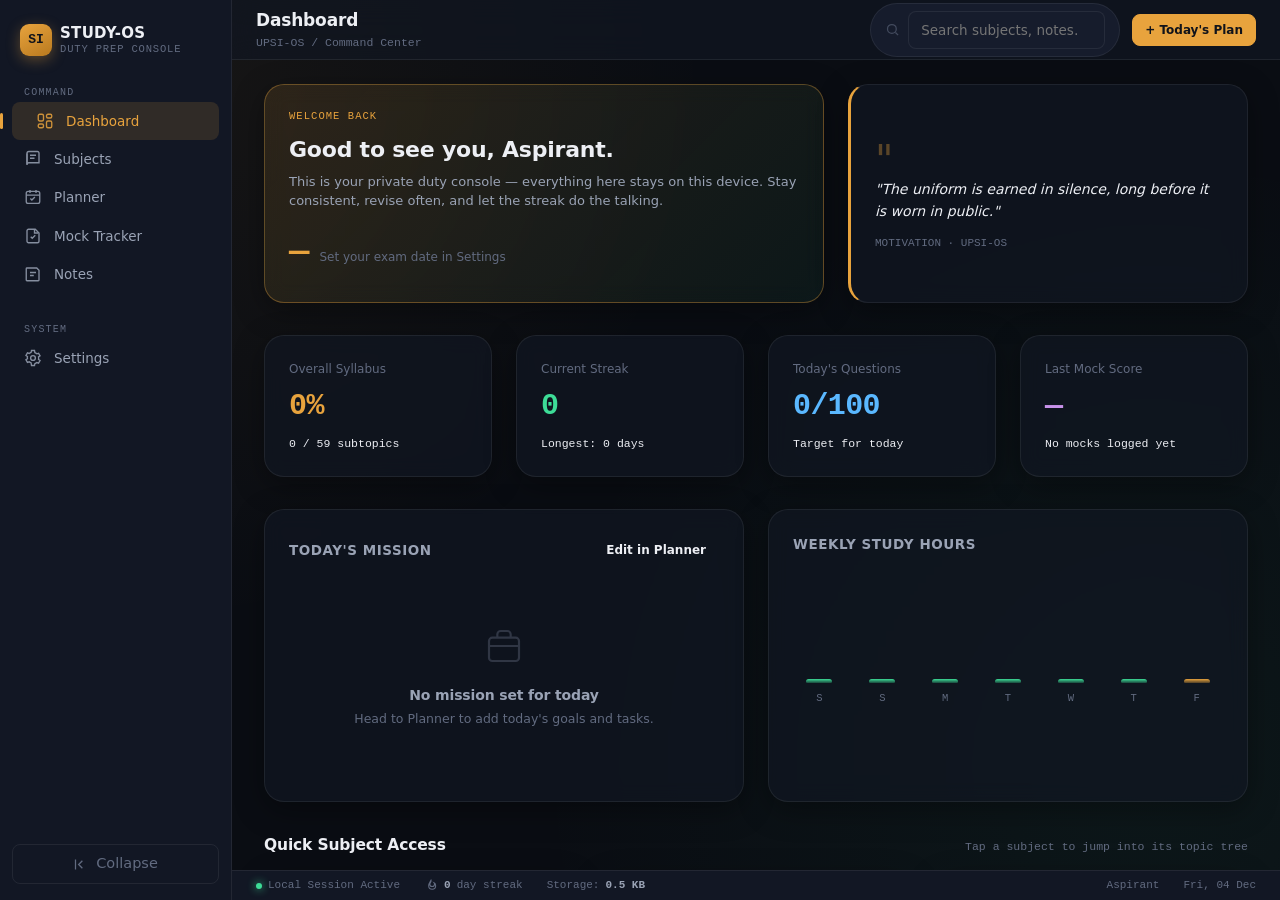
<file: index.html>
<!DOCTYPE html>
<html lang="en">
<head>
<meta charset="UTF-8" />
<meta name="viewport" content="width=device-width, initial-scale=1.0" />
<title>Dashboard · UPSI-OS</title>
<meta name="description" content="UPSI-OS — an offline command center for UP SI exam preparation." />
<link rel="stylesheet" href="css/style.css" />
<link rel="stylesheet" href="css/dashboard.css" />
</head>
<body>

<div class="app-shell">

  <!-- ============================ SIDEBAR ============================ -->
  <aside class="sidebar">
    <div class="brand">
      <div class="brand-mark">SI</div>
      <div class="brand-text"><strong>STUDY-OS</strong><span>Duty Prep Console</span></div>
    </div>

    <nav class="nav-group">
      <span class="nav-label">Command</span>
      <a class="nav-link active" href="index.html">
        <span class="icon-wrap"></span>
        <span class="icon">
          <svg viewBox="0 0 24 24" width="18" height="18" fill="none" stroke="currentColor" stroke-width="1.8"><rect x="3" y="3" width="7" height="9" rx="2"/><rect x="14" y="3" width="7" height="5" rx="2"/><rect x="14" y="12" width="7" height="9" rx="2"/><rect x="3" y="16" width="7" height="5" rx="2"/></svg>
        </span>
        <span>Dashboard</span>
      </a>
      <a class="nav-link" href="subjects.html">
        <span class="icon"><svg viewBox="0 0 24 24" width="18" height="18" fill="none" stroke="currentColor" stroke-width="1.8"><path d="M4 19.5A2.5 2.5 0 0 1 6.5 17H20V4a2 2 0 0 0-2-2H6.5A2.5 2.5 0 0 0 4 4.5v15Z"/><path d="M4 19.5V4.5"/><path d="M8 7h8M8 11h6"/></svg></span>
        <span>Subjects</span>
      </a>
      <a class="nav-link" href="planner.html">
        <span class="icon"><svg viewBox="0 0 24 24" width="18" height="18" fill="none" stroke="currentColor" stroke-width="1.8"><rect x="3" y="4.5" width="18" height="16" rx="2.5"/><path d="M8 2.5v4M16 2.5v4M3 9.5h18"/><path d="m8.5 14 2 2 4-4"/></svg></span>
        <span>Planner</span>
      </a>
      <a class="nav-link" href="mock.html">
        <span class="icon"><svg viewBox="0 0 24 24" width="18" height="18" fill="none" stroke="currentColor" stroke-width="1.8"><path d="M4 19V5a2 2 0 0 1 2-2h9l5 5v11a2 2 0 0 1-2 2H6a2 2 0 0 1-2-2Z"/><path d="M14 3v5h5M9 13l2 2 4-4"/></svg></span>
        <span>Mock Tracker</span>
      </a>
      <a class="nav-link" href="notes.html">
        <span class="icon"><svg viewBox="0 0 24 24" width="18" height="18" fill="none" stroke="currentColor" stroke-width="1.8"><path d="M4 4h13l3 3v13a1 1 0 0 1-1 1H4a1 1 0 0 1-1-1V5a1 1 0 0 1 1-1Z"/><path d="M8 10h8M8 14h5"/></svg></span>
        <span>Notes</span>
      </a>
    </nav>

    <nav class="nav-group">
      <span class="nav-label">System</span>
      <a class="nav-link" href="settings.html">
        <span class="icon"><svg viewBox="0 0 24 24" width="18" height="18" fill="none" stroke="currentColor" stroke-width="1.8"><circle cx="12" cy="12" r="3.2"/><path d="M19.4 13.5a7.9 7.9 0 0 0 0-3l2-1.4-2-3.4-2.3.7a8 8 0 0 0-2.6-1.5L14 2h-4l-.5 2.4a8 8 0 0 0-2.6 1.5l-2.3-.7-2 3.4 2 1.4a7.9 7.9 0 0 0 0 3l-2 1.4 2 3.4 2.3-.7c.77.65 1.65 1.16 2.6 1.5L10 22h4l.5-2.4a8 8 0 0 0 2.6-1.5l2.3.7 2-3.4-2-1.4Z"/></svg></span>
        <span>Settings</span>
      </a>
    </nav>

    <div class="sidebar-footer">
      <button class="sidebar-collapse-btn">
        <svg viewBox="0 0 24 24" width="15" height="15" fill="none" stroke="currentColor" stroke-width="2"><path d="M15 18l-6-6 6-6M4 4v16"/></svg>
        <span class="collapse-label" style="margin-left:8px">Collapse</span>
      </button>
    </div>
  </aside>

  <!-- ============================ TOPBAR ============================= -->
  <header class="topbar">
    <div class="topbar-title">
      <h1>Dashboard</h1>
      <span class="breadcrumb">UPSI-OS / Command Center</span>
    </div>
    <div class="topbar-actions">
      <div class="topbar-search">
        <svg viewBox="0 0 24 24" width="15" height="15" fill="none" stroke="currentColor" stroke-width="2"><circle cx="11" cy="11" r="7"/><path d="m21 21-4.3-4.3"/></svg>
        <input type="search" placeholder="Search subjects, notes…" onkeydown="if(event.key==='Enter'){location.href='subjects.html'}" />
      </div>
      <a href="planner.html" class="btn btn-primary btn-sm">+ Today's Plan</a>
    </div>
  </header>

  <!-- ============================ MAIN =============================== -->
  <main class="main page-fade">

    <div class="dash-hero">
      <div class="card hero-welcome">
        <span class="eyebrow">Welcome back</span>
        <h2>Good to see you, <span data-hero-name>Aspirant</span>.</h2>
        <p>This is your private duty console — everything here stays on this device. Stay consistent, revise often, and let the streak do the talking.</p>
        <div class="countdown" data-countdown></div>
      </div>
      <div class="card quote-card">
        <span class="mark">"</span>
        <p data-quote-text>Loading today's line…</p>
        <span>MOTIVATION · UPSI-OS</span>
      </div>
    </div>

    <div class="section">
      <div class="grid grid-4 stat-row" data-stat-row></div>
    </div>

    <div class="grid grid-2 section">
      <div class="card mission-card">
        <div class="card-title">
          <h3>Today's Mission</h3>
          <a class="btn btn-ghost btn-sm" href="planner.html">Edit in Planner</a>
        </div>
        <ul data-mission-list></ul>
      </div>

      <div class="card">
        <div class="card-title"><h3>Weekly Study Hours</h3></div>
        <div class="weekly-bars" data-weekly-bars></div>
      </div>
    </div>

    <div class="section">
      <div class="section-head">
        <h2>Quick Subject Access</h2>
        <span class="hint">Tap a subject to jump into its topic tree</span>
      </div>
      <div class="grid grid-3 subject-quick-grid" data-subject-quick-grid></div>
    </div>

    <div class="grid grid-2 section">
      <div class="card">
        <div class="card-title"><h3>Upcoming Revision</h3></div>
        <div class="revision-list" data-revision-list></div>
      </div>
      <div class="card" data-mock-summary>
        <div class="card-title"><h3>Recent Mock Summary</h3></div>
      </div>
    </div>

  </main>

  <!-- ============================ STATUSBAR =========================== -->
  <footer class="statusbar" data-statusbar></footer>

</div>

<script src="js/storage.js"></script>
<script src="js/app.js"></script>
<script src="js/dashboard.js"></script>
</body>
</html>
</file>
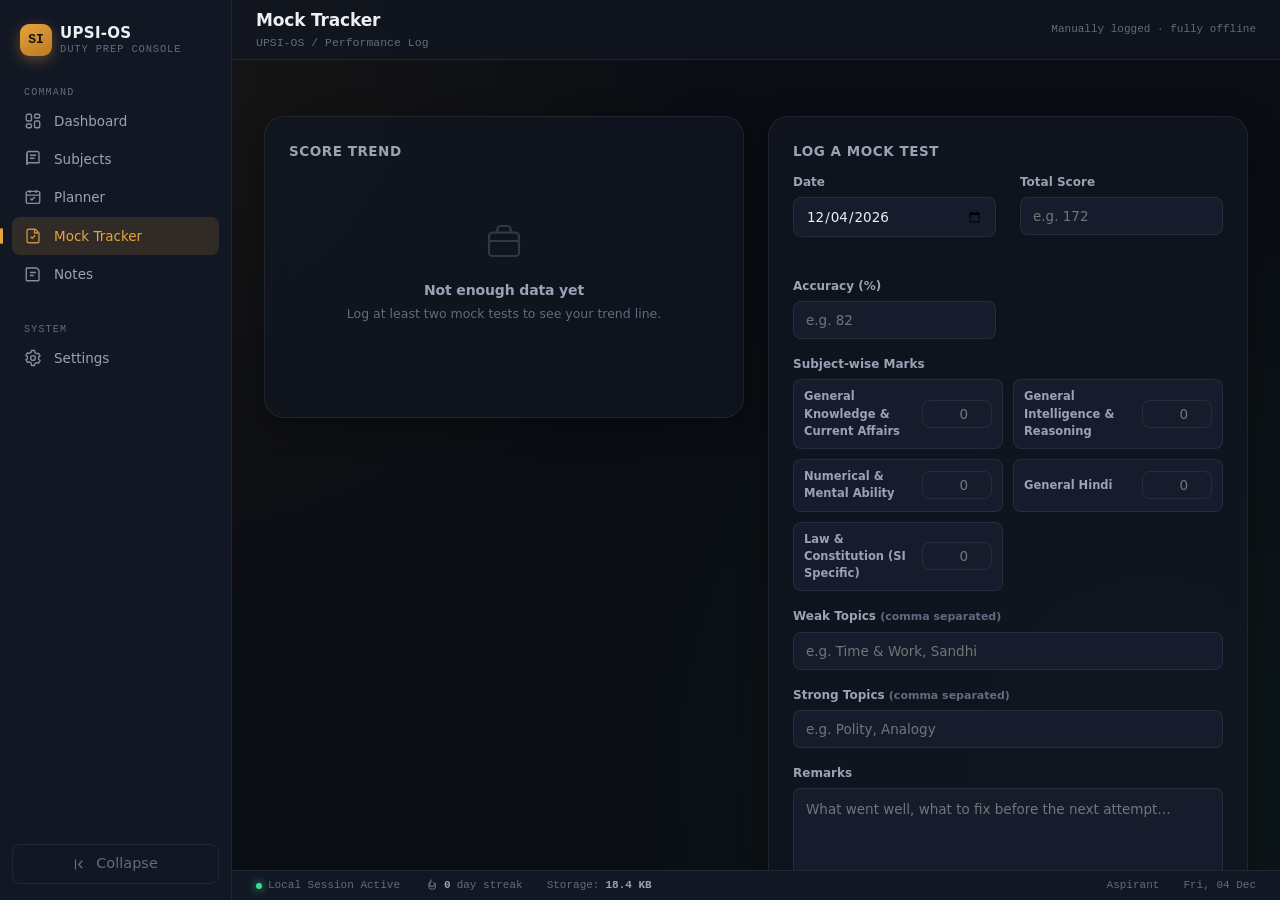
<file: mock.html>
<!DOCTYPE html>
<html lang="en">
<head>
<meta charset="UTF-8" />
<meta name="viewport" content="width=device-width, initial-scale=1.0" />
<title>Mock Tracker · UPSI-OS</title>
<link rel="stylesheet" href="css/style.css" />
<link rel="stylesheet" href="css/mock.css" />
</head>
<body>

<div class="app-shell">

  <aside class="sidebar">
    <div class="brand">
      <div class="brand-mark">SI</div>
      <div class="brand-text"><strong>UPSI-OS</strong><span>Duty Prep Console</span></div>
    </div>

    <nav class="nav-group">
      <span class="nav-label">Command</span>
      <a class="nav-link" href="index.html">
        <span class="icon"><svg viewBox="0 0 24 24" width="18" height="18" fill="none" stroke="currentColor" stroke-width="1.8"><rect x="3" y="3" width="7" height="9" rx="2"/><rect x="14" y="3" width="7" height="5" rx="2"/><rect x="14" y="12" width="7" height="9" rx="2"/><rect x="3" y="16" width="7" height="5" rx="2"/></svg></span>
        <span>Dashboard</span>
      </a>
      <a class="nav-link" href="subjects.html">
        <span class="icon"><svg viewBox="0 0 24 24" width="18" height="18" fill="none" stroke="currentColor" stroke-width="1.8"><path d="M4 19.5A2.5 2.5 0 0 1 6.5 17H20V4a2 2 0 0 0-2-2H6.5A2.5 2.5 0 0 0 4 4.5v15Z"/><path d="M4 19.5V4.5"/><path d="M8 7h8M8 11h6"/></svg></span>
        <span>Subjects</span>
      </a>
      <a class="nav-link" href="planner.html">
        <span class="icon"><svg viewBox="0 0 24 24" width="18" height="18" fill="none" stroke="currentColor" stroke-width="1.8"><rect x="3" y="4.5" width="18" height="16" rx="2.5"/><path d="M8 2.5v4M16 2.5v4M3 9.5h18"/><path d="m8.5 14 2 2 4-4"/></svg></span>
        <span>Planner</span>
      </a>
      <a class="nav-link active" href="mock.html">
        <span class="icon"><svg viewBox="0 0 24 24" width="18" height="18" fill="none" stroke="currentColor" stroke-width="1.8"><path d="M4 19V5a2 2 0 0 1 2-2h9l5 5v11a2 2 0 0 1-2 2H6a2 2 0 0 1-2-2Z"/><path d="M14 3v5h5M9 13l2 2 4-4"/></svg></span>
        <span>Mock Tracker</span>
      </a>
      <a class="nav-link" href="notes.html">
        <span class="icon"><svg viewBox="0 0 24 24" width="18" height="18" fill="none" stroke="currentColor" stroke-width="1.8"><path d="M4 4h13l3 3v13a1 1 0 0 1-1 1H4a1 1 0 0 1-1-1V5a1 1 0 0 1 1-1Z"/><path d="M8 10h8M8 14h5"/></svg></span>
        <span>Notes</span>
      </a>
    </nav>

    <nav class="nav-group">
      <span class="nav-label">System</span>
      <a class="nav-link" href="settings.html">
        <span class="icon"><svg viewBox="0 0 24 24" width="18" height="18" fill="none" stroke="currentColor" stroke-width="1.8"><circle cx="12" cy="12" r="3.2"/><path d="M19.4 13.5a7.9 7.9 0 0 0 0-3l2-1.4-2-3.4-2.3.7a8 8 0 0 0-2.6-1.5L14 2h-4l-.5 2.4a8 8 0 0 0-2.6 1.5l-2.3-.7-2 3.4 2 1.4a7.9 7.9 0 0 0 0 3l-2 1.4 2 3.4 2.3-.7c.77.65 1.65 1.16 2.6 1.5L10 22h4l.5-2.4a8 8 0 0 0 2.6-1.5l2.3.7 2-3.4-2-1.4Z"/></svg></span>
        <span>Settings</span>
      </a>
    </nav>

    <div class="sidebar-footer">
      <button class="sidebar-collapse-btn">
        <svg viewBox="0 0 24 24" width="15" height="15" fill="none" stroke="currentColor" stroke-width="2"><path d="M15 18l-6-6 6-6M4 4v16"/></svg>
        <span class="collapse-label" style="margin-left:8px">Collapse</span>
      </button>
    </div>
  </aside>

  <header class="topbar">
    <div class="topbar-title">
      <h1>Mock Tracker</h1>
      <span class="breadcrumb">UPSI-OS / Performance Log</span>
    </div>
    <div class="topbar-actions">
      <span class="text-muted mono" style="font-size:11px">Manually logged · fully offline</span>
    </div>
  </header>

  <main class="main page-fade">

    <div class="grid mock-summary-strip" data-mock-summary-strip></div>

    <div class="grid grid-2" style="align-items:start;margin-bottom:var(--space-6)">

      <div class="card">
        <div class="card-title"><h3>Score Trend</h3></div>
        <div class="mock-chart-wrap" data-mock-chart></div>
      </div>

      <div class="card">
        <div class="card-title"><h3>Log a Mock Test</h3></div>
        <form data-mock-form>
          <div class="grid grid-2 mock-form-grid">
            <div class="field">
              <label>Date</label>
              <input type="date" data-mock-date required />
            </div>
            <div class="field">
              <label>Total Score</label>
              <input type="number" step="0.5" placeholder="e.g. 172" data-mock-score required />
            </div>
            <div class="field">
              <label>Accuracy (%)</label>
              <input type="number" step="0.1" min="0" max="100" placeholder="e.g. 82" data-mock-accuracy />
            </div>
          </div>

          <div class="field">
            <label>Subject-wise Marks</label>
            <div class="subject-marks-grid" data-subject-marks-grid></div>
          </div>

          <div class="field">
            <label>Weak Topics <span class="field-hint">(comma separated)</span></label>
            <input type="text" placeholder="e.g. Time & Work, Sandhi" data-mock-weak />
          </div>
          <div class="field">
            <label>Strong Topics <span class="field-hint">(comma separated)</span></label>
            <input type="text" placeholder="e.g. Polity, Analogy" data-mock-strong />
          </div>
          <div class="field">
            <label>Remarks</label>
            <textarea rows="3" placeholder="What went well, what to fix before the next attempt…" data-mock-remarks></textarea>
          </div>

          <button class="btn btn-primary" type="submit" style="width:100%">Save mock result</button>
        </form>
      </div>
    </div>

    <div class="card">
      <div class="card-title"><h3>Mock History</h3></div>
      <table class="mock-history-table" data-mock-history-table>
        <thead>
          <tr><th>Date</th><th>Score</th><th>Accuracy</th><th>Tags</th><th>Remarks</th><th></th></tr>
        </thead>
        <tbody data-mock-history-body></tbody>
      </table>
      <div class="empty-state" data-mock-history-empty style="display:none">
        <div class="icon">
          <svg viewBox="0 0 24 24" width="40" height="40" fill="none" stroke="currentColor" stroke-width="1.3"><rect x="3" y="7" width="18" height="14" rx="2"/><path d="M8 7V5a2 2 0 0 1 2-2h4a2 2 0 0 1 2 2v2M3 12h18"/></svg>
        </div>
        <h4>No mock tests logged yet</h4>
        <p>Fill the form above after every mock attempt to build your performance history.</p>
      </div>
    </div>

  </main>

  <footer class="statusbar" data-statusbar></footer>

</div>

<script src="js/storage.js"></script>
<script src="js/app.js"></script>
<script src="js/mock.js"></script>
</body>
</html>
</file>
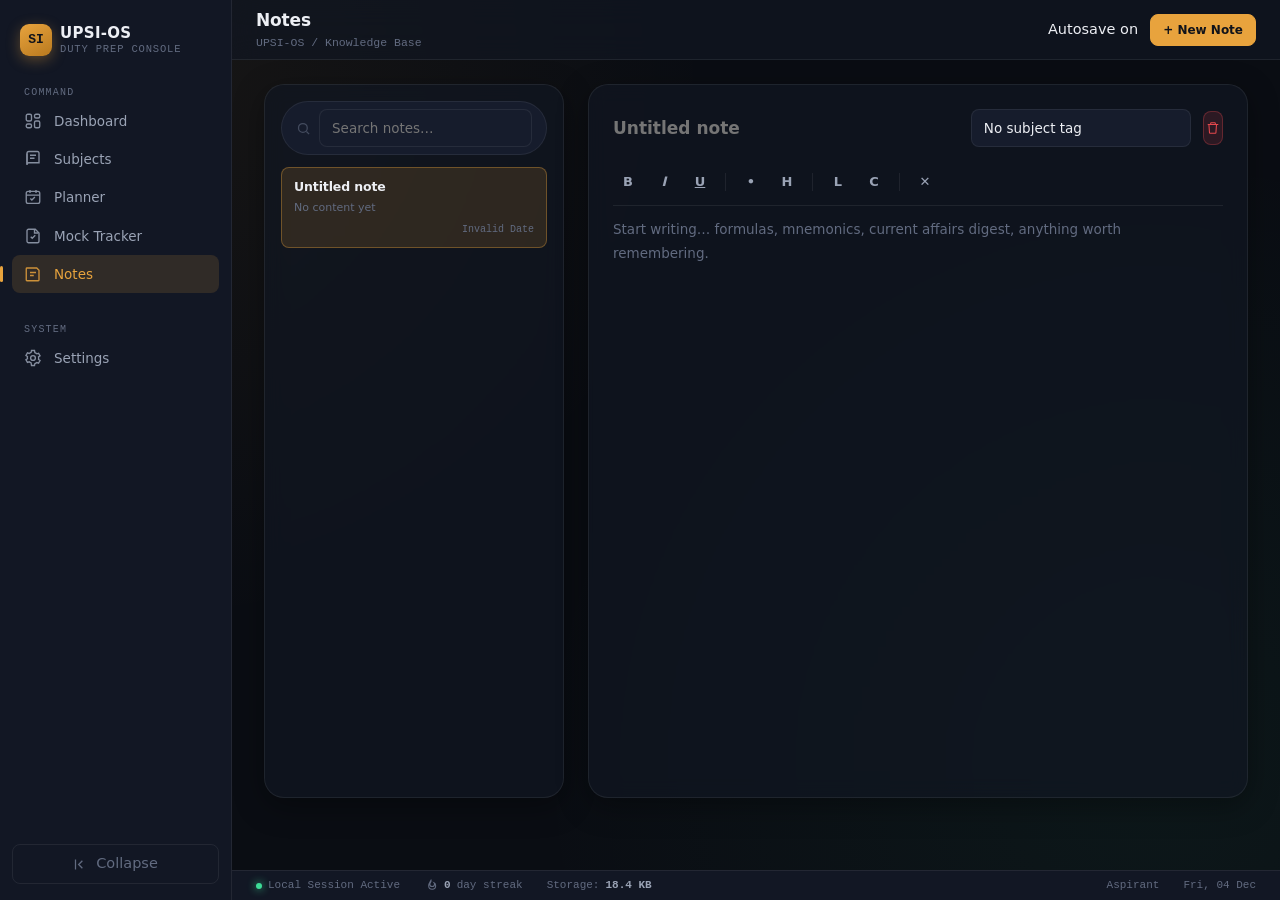
<file: notes.html>
<!DOCTYPE html>
<html lang="en">
<head>
<meta charset="UTF-8" />
<meta name="viewport" content="width=device-width, initial-scale=1.0" />
<title>Notes · UPSI-OS</title>
<link rel="stylesheet" href="css/style.css" />
</head>
<body>

<div class="app-shell">

  <aside class="sidebar">
    <div class="brand">
      <div class="brand-mark">SI</div>
      <div class="brand-text"><strong>UPSI-OS</strong><span>Duty Prep Console</span></div>
    </div>

    <nav class="nav-group">
      <span class="nav-label">Command</span>
      <a class="nav-link" href="index.html">
        <span class="icon"><svg viewBox="0 0 24 24" width="18" height="18" fill="none" stroke="currentColor" stroke-width="1.8"><rect x="3" y="3" width="7" height="9" rx="2"/><rect x="14" y="3" width="7" height="5" rx="2"/><rect x="14" y="12" width="7" height="9" rx="2"/><rect x="3" y="16" width="7" height="5" rx="2"/></svg></span>
        <span>Dashboard</span>
      </a>
      <a class="nav-link" href="subjects.html">
        <span class="icon"><svg viewBox="0 0 24 24" width="18" height="18" fill="none" stroke="currentColor" stroke-width="1.8"><path d="M4 19.5A2.5 2.5 0 0 1 6.5 17H20V4a2 2 0 0 0-2-2H6.5A2.5 2.5 0 0 0 4 4.5v15Z"/><path d="M4 19.5V4.5"/><path d="M8 7h8M8 11h6"/></svg></span>
        <span>Subjects</span>
      </a>
      <a class="nav-link" href="planner.html">
        <span class="icon"><svg viewBox="0 0 24 24" width="18" height="18" fill="none" stroke="currentColor" stroke-width="1.8"><rect x="3" y="4.5" width="18" height="16" rx="2.5"/><path d="M8 2.5v4M16 2.5v4M3 9.5h18"/><path d="m8.5 14 2 2 4-4"/></svg></span>
        <span>Planner</span>
      </a>
      <a class="nav-link" href="mock.html">
        <span class="icon"><svg viewBox="0 0 24 24" width="18" height="18" fill="none" stroke="currentColor" stroke-width="1.8"><path d="M4 19V5a2 2 0 0 1 2-2h9l5 5v11a2 2 0 0 1-2 2H6a2 2 0 0 1-2-2Z"/><path d="M14 3v5h5M9 13l2 2 4-4"/></svg></span>
        <span>Mock Tracker</span>
      </a>
      <a class="nav-link active" href="notes.html">
        <span class="icon"><svg viewBox="0 0 24 24" width="18" height="18" fill="none" stroke="currentColor" stroke-width="1.8"><path d="M4 4h13l3 3v13a1 1 0 0 1-1 1H4a1 1 0 0 1-1-1V5a1 1 0 0 1 1-1Z"/><path d="M8 10h8M8 14h5"/></svg></span>
        <span>Notes</span>
      </a>
    </nav>

    <nav class="nav-group">
      <span class="nav-label">System</span>
      <a class="nav-link" href="settings.html">
        <span class="icon"><svg viewBox="0 0 24 24" width="18" height="18" fill="none" stroke="currentColor" stroke-width="1.8"><circle cx="12" cy="12" r="3.2"/><path d="M19.4 13.5a7.9 7.9 0 0 0 0-3l2-1.4-2-3.4-2.3.7a8 8 0 0 0-2.6-1.5L14 2h-4l-.5 2.4a8 8 0 0 0-2.6 1.5l-2.3-.7-2 3.4 2 1.4a7.9 7.9 0 0 0 0 3l-2 1.4 2 3.4 2.3-.7c.77.65 1.65 1.16 2.6 1.5L10 22h4l.5-2.4a8 8 0 0 0 2.6-1.5l2.3.7 2-3.4-2-1.4Z"/></svg></span>
        <span>Settings</span>
      </a>
    </nav>

    <div class="sidebar-footer">
      <button class="sidebar-collapse-btn">
        <svg viewBox="0 0 24 24" width="15" height="15" fill="none" stroke="currentColor" stroke-width="2"><path d="M15 18l-6-6 6-6M4 4v16"/></svg>
        <span class="collapse-label" style="margin-left:8px">Collapse</span>
      </button>
    </div>
  </aside>

  <header class="topbar">
    <div class="topbar-title">
      <h1>Notes</h1>
      <span class="breadcrumb">UPSI-OS / Knowledge Base</span>
    </div>
    <div class="topbar-actions">
      <span class="autosave-indicator" data-notes-autosave><span class="dot"></span><span>Autosave on</span></span>
      <button class="btn btn-primary btn-sm" data-new-note-btn>+ New Note</button>
    </div>
  </header>

  <main class="main page-fade">
    <div class="notes-layout">

      <div class="card notes-list-panel">
        <div class="topbar-search" style="min-width:0">
          <svg viewBox="0 0 24 24" width="15" height="15" fill="none" stroke="currentColor" stroke-width="2"><circle cx="11" cy="11" r="7"/><path d="m21 21-4.3-4.3"/></svg>
          <input type="search" placeholder="Search notes…" data-notes-search />
        </div>
        <div class="notes-list" data-notes-list></div>
      </div>

      <div class="card notes-editor-panel">
        <div class="notes-editor-head">
          <input type="text" placeholder="Untitled note" data-note-title-input />
          <select data-note-subject-tag style="max-width:220px"></select>
          <button class="btn btn-danger btn-icon" data-delete-note-btn title="Delete note">
            <svg viewBox="0 0 24 24" width="14" height="14" fill="none" stroke="currentColor" stroke-width="1.8"><path d="M3 6h18M8 6V4a1 1 0 0 1 1-1h6a1 1 0 0 1 1 1v2m2 0-1 14a1 1 0 0 1-1 1H7a1 1 0 0 1-1-1L5 6"/></svg>
          </button>
        </div>

        <div class="notes-toolbar">
          <button data-format-cmd="bold" title="Bold"><b>B</b></button>
          <button data-format-cmd="italic" title="Italic"><i>I</i></button>
          <button data-format-cmd="underline" title="Underline"><u>U</u></button>
          <span class="sep"></span>
          <button data-format-cmd="insertUnorderedList" title="Bullet list">•</button>
          <button data-format-cmd="formatBlock" data-format-value="H3" title="Heading">H</button>
          <span class="sep"></span>
          <button data-format-cmd="justifyLeft" title="Align left">L</button>
          <button data-format-cmd="justifyCenter" title="Align center">C</button>
          <span class="sep"></span>
          <button data-format-cmd="removeFormat" title="Clear formatting">✕</button>
        </div>

        <div class="note-body" contenteditable="true" data-note-body data-placeholder="Start writing… formulas, mnemonics, current affairs digest, anything worth remembering."></div>
      </div>

    </div>
  </main>

  <footer class="statusbar" data-statusbar></footer>

</div>

<script src="js/storage.js"></script>
<script src="js/app.js"></script>
<script src="js/notes.js"></script>
</body>
</html>
</file>
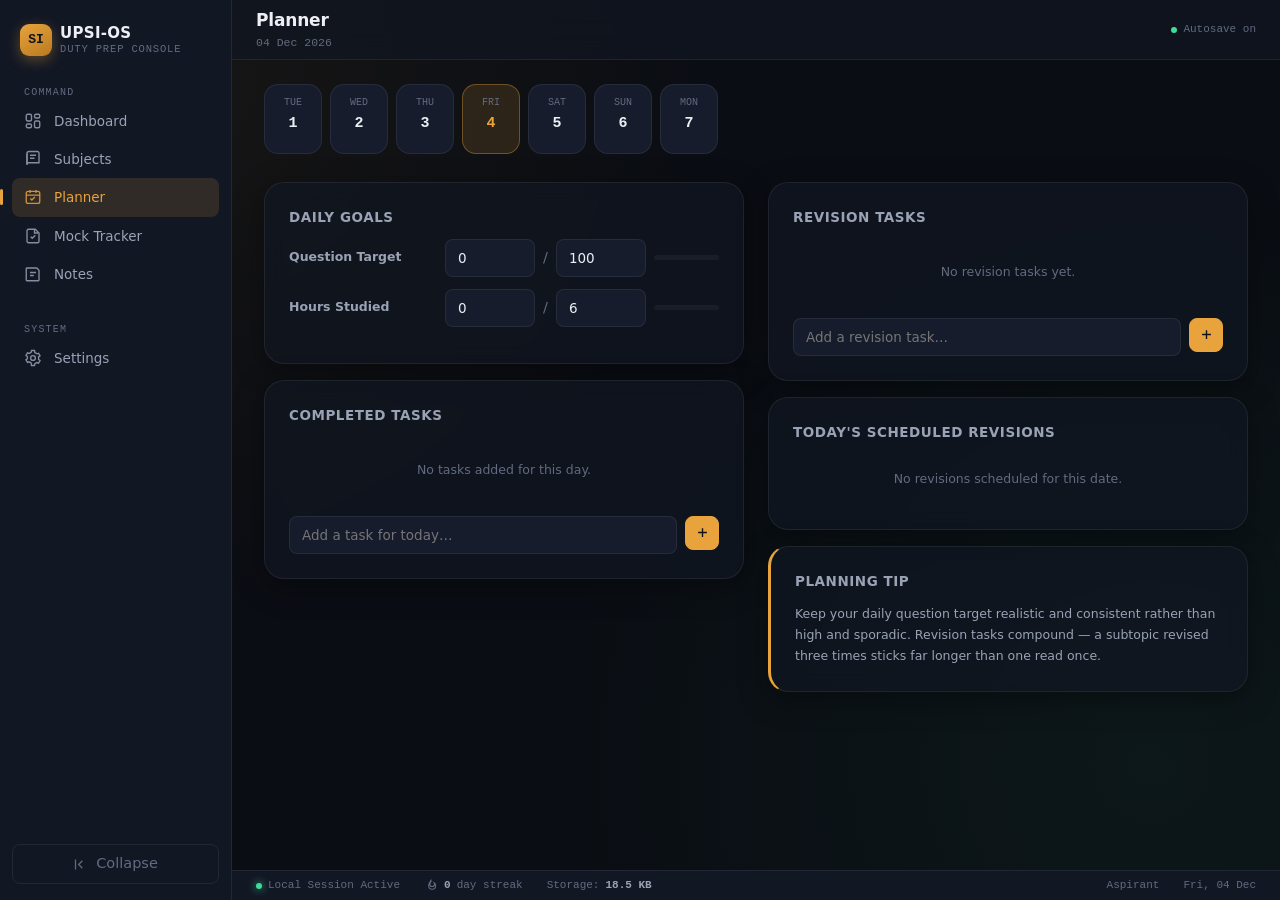
<file: planner.html>
<!DOCTYPE html>
<html lang="en">
<head>
<meta charset="UTF-8" />
<meta name="viewport" content="width=device-width, initial-scale=1.0" />
<title>Planner · UPSI-OS</title>
<link rel="stylesheet" href="css/style.css" />
<link rel="stylesheet" href="css/planner.css" />
</head>
<body>

<div class="app-shell">

  <aside class="sidebar">
    <div class="brand">
      <div class="brand-mark">SI</div>
      <div class="brand-text"><strong>UPSI-OS</strong><span>Duty Prep Console</span></div>
    </div>

    <nav class="nav-group">
      <span class="nav-label">Command</span>
      <a class="nav-link" href="index.html">
        <span class="icon"><svg viewBox="0 0 24 24" width="18" height="18" fill="none" stroke="currentColor" stroke-width="1.8"><rect x="3" y="3" width="7" height="9" rx="2"/><rect x="14" y="3" width="7" height="5" rx="2"/><rect x="14" y="12" width="7" height="9" rx="2"/><rect x="3" y="16" width="7" height="5" rx="2"/></svg></span>
        <span>Dashboard</span>
      </a>
      <a class="nav-link" href="subjects.html">
        <span class="icon"><svg viewBox="0 0 24 24" width="18" height="18" fill="none" stroke="currentColor" stroke-width="1.8"><path d="M4 19.5A2.5 2.5 0 0 1 6.5 17H20V4a2 2 0 0 0-2-2H6.5A2.5 2.5 0 0 0 4 4.5v15Z"/><path d="M4 19.5V4.5"/><path d="M8 7h8M8 11h6"/></svg></span>
        <span>Subjects</span>
      </a>
      <a class="nav-link active" href="planner.html">
        <span class="icon"><svg viewBox="0 0 24 24" width="18" height="18" fill="none" stroke="currentColor" stroke-width="1.8"><rect x="3" y="4.5" width="18" height="16" rx="2.5"/><path d="M8 2.5v4M16 2.5v4M3 9.5h18"/><path d="m8.5 14 2 2 4-4"/></svg></span>
        <span>Planner</span>
      </a>
      <a class="nav-link" href="mock.html">
        <span class="icon"><svg viewBox="0 0 24 24" width="18" height="18" fill="none" stroke="currentColor" stroke-width="1.8"><path d="M4 19V5a2 2 0 0 1 2-2h9l5 5v11a2 2 0 0 1-2 2H6a2 2 0 0 1-2-2Z"/><path d="M14 3v5h5M9 13l2 2 4-4"/></svg></span>
        <span>Mock Tracker</span>
      </a>
      <a class="nav-link" href="notes.html">
        <span class="icon"><svg viewBox="0 0 24 24" width="18" height="18" fill="none" stroke="currentColor" stroke-width="1.8"><path d="M4 4h13l3 3v13a1 1 0 0 1-1 1H4a1 1 0 0 1-1-1V5a1 1 0 0 1 1-1Z"/><path d="M8 10h8M8 14h5"/></svg></span>
        <span>Notes</span>
      </a>
    </nav>

    <nav class="nav-group">
      <span class="nav-label">System</span>
      <a class="nav-link" href="settings.html">
        <span class="icon"><svg viewBox="0 0 24 24" width="18" height="18" fill="none" stroke="currentColor" stroke-width="1.8"><circle cx="12" cy="12" r="3.2"/><path d="M19.4 13.5a7.9 7.9 0 0 0 0-3l2-1.4-2-3.4-2.3.7a8 8 0 0 0-2.6-1.5L14 2h-4l-.5 2.4a8 8 0 0 0-2.6 1.5l-2.3-.7-2 3.4 2 1.4a7.9 7.9 0 0 0 0 3l-2 1.4 2 3.4 2.3-.7c.77.65 1.65 1.16 2.6 1.5L10 22h4l.5-2.4a8 8 0 0 0 2.6-1.5l2.3.7 2-3.4-2-1.4Z"/></svg></span>
        <span>Settings</span>
      </a>
    </nav>

    <div class="sidebar-footer">
      <button class="sidebar-collapse-btn">
        <svg viewBox="0 0 24 24" width="15" height="15" fill="none" stroke="currentColor" stroke-width="2"><path d="M15 18l-6-6 6-6M4 4v16"/></svg>
        <span class="collapse-label" style="margin-left:8px">Collapse</span>
      </button>
    </div>
  </aside>

  <header class="topbar">
    <div class="topbar-title">
      <h1>Planner</h1>
      <span class="breadcrumb" data-planner-date-label>UPSI-OS / Daily Planner</span>
    </div>
    <div class="topbar-actions">
      <span class="autosave-indicator" data-autosave-indicator><span class="dot"></span><span>Autosave on</span></span>
    </div>
  </header>

  <main class="main page-fade">

    <div class="date-strip" data-date-strip></div>

    <div class="grid planner-grid">

      <div class="flex-col gap-4">
        <div class="card">
          <div class="card-title"><h3>Daily Goals</h3></div>

          <div class="goal-row">
            <label>Question Target</label>
            <div class="goal-inputs">
              <input type="number" min="0" data-question-done />
              <span class="text-muted">/</span>
              <input type="number" min="0" data-question-target />
              <div class="goal-progress-mini">
                <div class="progress-track thin"><div class="progress-fill" data-question-progress style="width:0%"></div></div>
              </div>
            </div>
          </div>

          <div class="goal-row">
            <label>Hours Studied</label>
            <div class="goal-inputs">
              <input type="number" min="0" step="0.5" data-hour-done />
              <span class="text-muted">/</span>
              <input type="number" min="0" step="0.5" data-hour-target />
              <div class="goal-progress-mini">
                <div class="progress-track thin"><div class="progress-fill" data-hour-progress style="width:0%"></div></div>
              </div>
            </div>
          </div>
        </div>

        <div class="card">
          <div class="card-title"><h3>Completed Tasks</h3></div>
          <div class="task-list" data-task-list></div>
          <form class="add-task-row" data-add-task-form>
            <input type="text" placeholder="Add a task for today…" data-add-task-input />
            <button class="btn btn-primary btn-icon" type="submit">
              <svg viewBox="0 0 24 24" width="15" height="15" fill="none" stroke="currentColor" stroke-width="2.2"><path d="M12 5v14M5 12h14"/></svg>
            </button>
          </form>
        </div>
      </div>

      <div class="flex-col gap-4">
        <div class="card">
          <div class="card-title"><h3>Revision Tasks</h3></div>
          <div class="task-list" data-revision-task-list></div>
          <form class="add-task-row" data-add-revision-form>
            <input type="text" placeholder="Add a revision task…" data-add-revision-input />
            <button class="btn btn-primary btn-icon" type="submit">
              <svg viewBox="0 0 24 24" width="15" height="15" fill="none" stroke="currentColor" stroke-width="2.2"><path d="M12 5v14M5 12h14"/></svg>
            </button>
          </form>
        </div>

        <div class="card">
          <div class="card-title"><h3>Today's Scheduled Revisions</h3></div>
          <div class="revision-schedule-list" data-revision-schedule-list></div>
        </div>

        <div class="card" style="border-left:3px solid var(--accent-gold)">
          <div class="card-title"><h3>Planning Tip</h3></div>
          <p class="text-secondary" style="font-size:12.5px;line-height:1.7">
            Keep your daily question target realistic and consistent rather than high and sporadic.
            Revision tasks compound — a subtopic revised three times sticks far longer than one read once.
          </p>
        </div>
      </div>

    </div>

  </main>

  <footer class="statusbar" data-statusbar></footer>

</div>

<script src="js/storage.js"></script>
<script src="js/app.js"></script>
<script src="js/planner.js"></script>
</body>
</html>
</file>
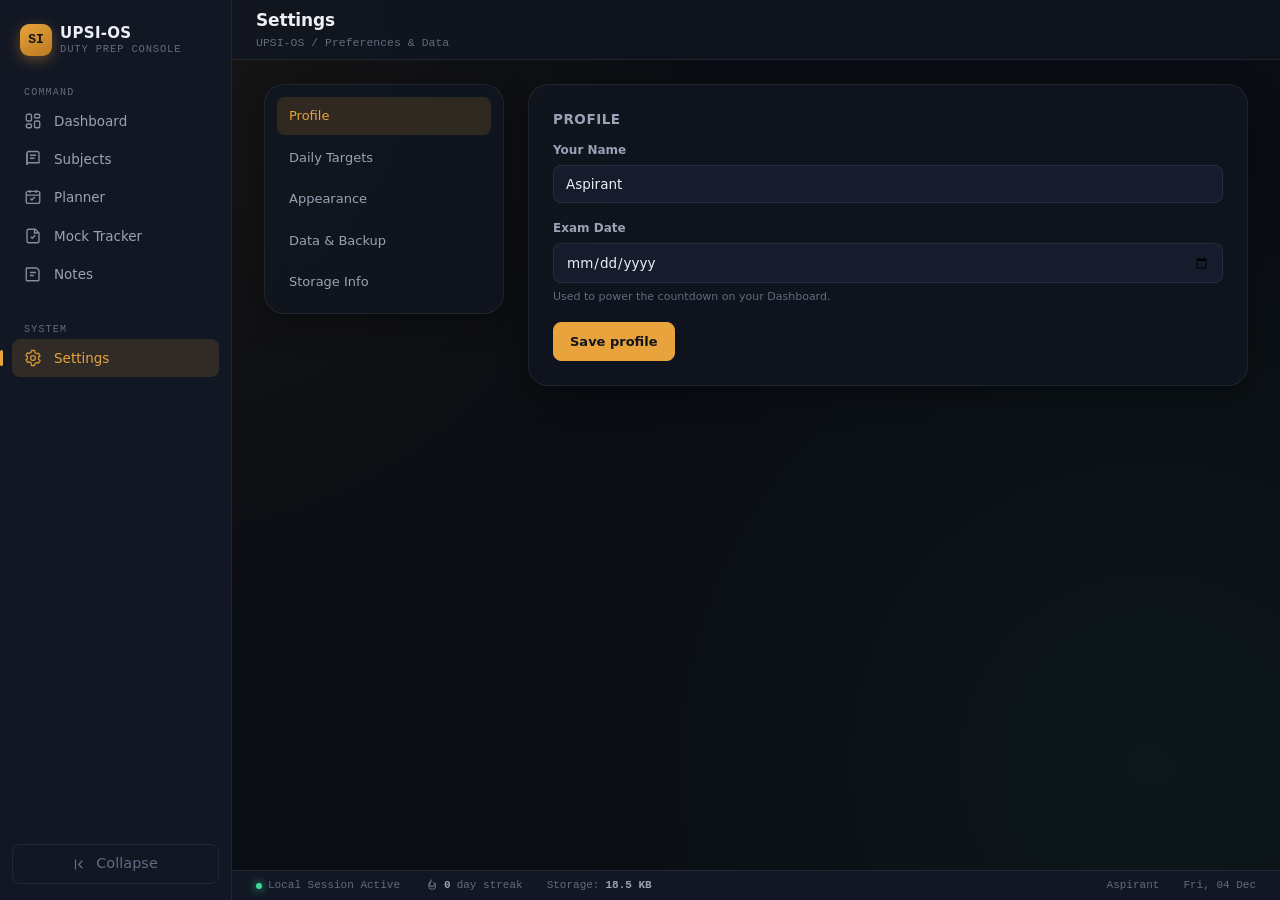
<file: settings.html>
<!DOCTYPE html>
<html lang="en">
<head>
<meta charset="UTF-8" />
<meta name="viewport" content="width=device-width, initial-scale=1.0" />
<title>Settings · UPSI-OS</title>
<link rel="stylesheet" href="css/style.css" />
</head>
<body>

<div class="app-shell">

  <aside class="sidebar">
    <div class="brand">
      <div class="brand-mark">SI</div>
      <div class="brand-text"><strong>UPSI-OS</strong><span>Duty Prep Console</span></div>
    </div>

    <nav class="nav-group">
      <span class="nav-label">Command</span>
      <a class="nav-link" href="index.html">
        <span class="icon"><svg viewBox="0 0 24 24" width="18" height="18" fill="none" stroke="currentColor" stroke-width="1.8"><rect x="3" y="3" width="7" height="9" rx="2"/><rect x="14" y="3" width="7" height="5" rx="2"/><rect x="14" y="12" width="7" height="9" rx="2"/><rect x="3" y="16" width="7" height="5" rx="2"/></svg></span>
        <span>Dashboard</span>
      </a>
      <a class="nav-link" href="subjects.html">
        <span class="icon"><svg viewBox="0 0 24 24" width="18" height="18" fill="none" stroke="currentColor" stroke-width="1.8"><path d="M4 19.5A2.5 2.5 0 0 1 6.5 17H20V4a2 2 0 0 0-2-2H6.5A2.5 2.5 0 0 0 4 4.5v15Z"/><path d="M4 19.5V4.5"/><path d="M8 7h8M8 11h6"/></svg></span>
        <span>Subjects</span>
      </a>
      <a class="nav-link" href="planner.html">
        <span class="icon"><svg viewBox="0 0 24 24" width="18" height="18" fill="none" stroke="currentColor" stroke-width="1.8"><rect x="3" y="4.5" width="18" height="16" rx="2.5"/><path d="M8 2.5v4M16 2.5v4M3 9.5h18"/><path d="m8.5 14 2 2 4-4"/></svg></span>
        <span>Planner</span>
      </a>
      <a class="nav-link" href="mock.html">
        <span class="icon"><svg viewBox="0 0 24 24" width="18" height="18" fill="none" stroke="currentColor" stroke-width="1.8"><path d="M4 19V5a2 2 0 0 1 2-2h9l5 5v11a2 2 0 0 1-2 2H6a2 2 0 0 1-2-2Z"/><path d="M14 3v5h5M9 13l2 2 4-4"/></svg></span>
        <span>Mock Tracker</span>
      </a>
      <a class="nav-link" href="notes.html">
        <span class="icon"><svg viewBox="0 0 24 24" width="18" height="18" fill="none" stroke="currentColor" stroke-width="1.8"><path d="M4 4h13l3 3v13a1 1 0 0 1-1 1H4a1 1 0 0 1-1-1V5a1 1 0 0 1 1-1Z"/><path d="M8 10h8M8 14h5"/></svg></span>
        <span>Notes</span>
      </a>
    </nav>

    <nav class="nav-group">
      <span class="nav-label">System</span>
      <a class="nav-link active" href="settings.html">
        <span class="icon"><svg viewBox="0 0 24 24" width="18" height="18" fill="none" stroke="currentColor" stroke-width="1.8"><circle cx="12" cy="12" r="3.2"/><path d="M19.4 13.5a7.9 7.9 0 0 0 0-3l2-1.4-2-3.4-2.3.7a8 8 0 0 0-2.6-1.5L14 2h-4l-.5 2.4a8 8 0 0 0-2.6 1.5l-2.3-.7-2 3.4 2 1.4a7.9 7.9 0 0 0 0 3l-2 1.4 2 3.4 2.3-.7c.77.65 1.65 1.16 2.6 1.5L10 22h4l.5-2.4a8 8 0 0 0 2.6-1.5l2.3.7 2-3.4-2-1.4Z"/></svg></span>
        <span>Settings</span>
      </a>
    </nav>

    <div class="sidebar-footer">
      <button class="sidebar-collapse-btn">
        <svg viewBox="0 0 24 24" width="15" height="15" fill="none" stroke="currentColor" stroke-width="2"><path d="M15 18l-6-6 6-6M4 4v16"/></svg>
        <span class="collapse-label" style="margin-left:8px">Collapse</span>
      </button>
    </div>
  </aside>

  <header class="topbar">
    <div class="topbar-title">
      <h1>Settings</h1>
      <span class="breadcrumb">UPSI-OS / Preferences & Data</span>
    </div>
  </header>

  <main class="main page-fade">
    <div class="grid settings-layout">

      <nav class="card settings-nav">
        <button class="active" data-settings-nav="profile">Profile</button>
        <button data-settings-nav="targets">Daily Targets</button>
        <button data-settings-nav="appearance">Appearance</button>
        <button data-settings-nav="data">Data & Backup</button>
        <button data-settings-nav="storage">Storage Info</button>
      </nav>

      <div>

        <section class="card settings-panel active" data-settings-panel="profile">
          <div class="card-title"><h3>Profile</h3></div>
          <form data-profile-form>
            <div class="field">
              <label>Your Name</label>
              <input type="text" data-profile-name placeholder="e.g. Rahul Verma" />
            </div>
            <div class="field">
              <label>Exam Date</label>
              <input type="date" data-profile-exam-date />
              <span class="field-hint">Used to power the countdown on your Dashboard.</span>
            </div>
            <button class="btn btn-primary" type="submit">Save profile</button>
          </form>
        </section>

        <section class="card settings-panel" data-settings-panel="targets">
          <div class="card-title"><h3>Daily Targets</h3></div>
          <form data-targets-form>
            <div class="field">
              <label>Default Daily Question Target</label>
              <input type="number" min="0" data-target-questions />
            </div>
            <div class="field">
              <label>Default Daily Hour Target</label>
              <input type="number" min="0" step="0.5" data-target-hours />
            </div>
            <span class="field-hint" style="display:block;margin-bottom:16px">New days in the Planner will start with these defaults.</span>
            <button class="btn btn-primary" type="submit">Save targets</button>
          </form>
        </section>

        <section class="card settings-panel" data-settings-panel="appearance">
          <div class="card-title"><h3>Appearance</h3></div>
          <div class="settings-row">
            <div class="settings-row-text">
              <h4>Theme</h4>
              <p>UPSI-OS defaults to a low-glare dark theme built for long night sessions.</p>
            </div>
            <div class="theme-toggle">
              <div class="theme-option dark-swatch" data-theme-option="dark" title="Dark"></div>
              <div class="theme-option light-swatch" data-theme-option="light" title="Light"></div>
            </div>
          </div>
        </section>

        <section class="card settings-panel" data-settings-panel="data">
          <div class="card-title"><h3>Export & Import</h3></div>
          <div class="settings-row">
            <div class="settings-row-text">
              <h4>Export all data</h4>
              <p>Download a single JSON backup of your subjects, planner, mocks, and notes.</p>
            </div>
            <button class="btn btn-primary btn-sm" data-export-btn>Export JSON</button>
          </div>
          <div class="settings-row">
            <div class="settings-row-text">
              <h4>Import from backup</h4>
              <p>Restore a previously exported UPSI-OS backup file. This overwrites current data.</p>
            </div>
            <div>
              <button class="btn btn-sm" data-import-btn>Choose file…</button>
              <input type="file" accept="application/json" data-import-input style="display:none" />
            </div>
          </div>

          <div class="card danger-zone" style="margin-top:var(--space-5)">
            <div class="settings-row" style="border-bottom:none">
              <div class="settings-row-text">
                <h4 style="color:var(--accent-red)">Reset application</h4>
                <p>Permanently erase every subject, plan, mock, and note stored on this device.</p>
              </div>
              <button class="btn btn-danger btn-sm" data-reset-open-btn>Reset app</button>
            </div>
          </div>
        </section>

        <section class="card settings-panel" data-settings-panel="storage">
          <div class="card-title"><h3>Storage Information</h3></div>
          <div class="flex items-center justify-between">
            <span class="text-secondary" style="font-size:13px">LocalStorage usage</span>
            <span class="mono" data-storage-total>0 KB</span>
          </div>
          <div class="storage-bar-wrap">
            <div class="progress-track"><div class="progress-fill" data-storage-bar style="width:0%"></div></div>
          </div>
          <div class="storage-breakdown" data-storage-breakdown></div>
          <hr class="divider" />
          <div class="flex items-center justify-between">
            <span class="text-muted" style="font-size:12px">Tracking data since</span>
            <span class="mono" data-storage-since>—</span>
          </div>
          <p class="text-muted" style="font-size:11.5px;margin-top:var(--space-3)">
            Everything runs on your browser's LocalStorage — nothing is uploaded, synced, or sent to any server.
          </p>
        </section>

      </div>
    </div>
  </main>

  <footer class="statusbar" data-statusbar></footer>

</div>

<!-- Reset confirmation modal -->
<div class="modal-overlay" data-reset-modal aria-hidden="true">
  <div class="modal">
    <div class="modal-head">
      <h3>Reset UPSI-OS?</h3>
      <button class="btn btn-ghost btn-icon" data-close-modal>
        <svg viewBox="0 0 24 24" width="16" height="16" fill="none" stroke="currentColor" stroke-width="2"><path d="M18 6 6 18M6 6l12 12"/></svg>
      </button>
    </div>
    <p class="text-secondary" style="font-size:13px;line-height:1.6;margin-bottom:20px">
      This will permanently delete all subjects progress, planner history, mock results, and notes stored on this device.
      This action cannot be undone. Consider exporting a backup first.
    </p>
    <div class="flex gap-2" style="justify-content:flex-end">
      <button class="btn btn-ghost" data-close-modal>Cancel</button>
      <button class="btn btn-danger" data-reset-confirm-btn>Yes, erase everything</button>
    </div>
  </div>
</div>

<script src="js/storage.js"></script>
<script src="js/app.js"></script>
<script src="js/settings.js"></script>
</body>
</html>
</file>
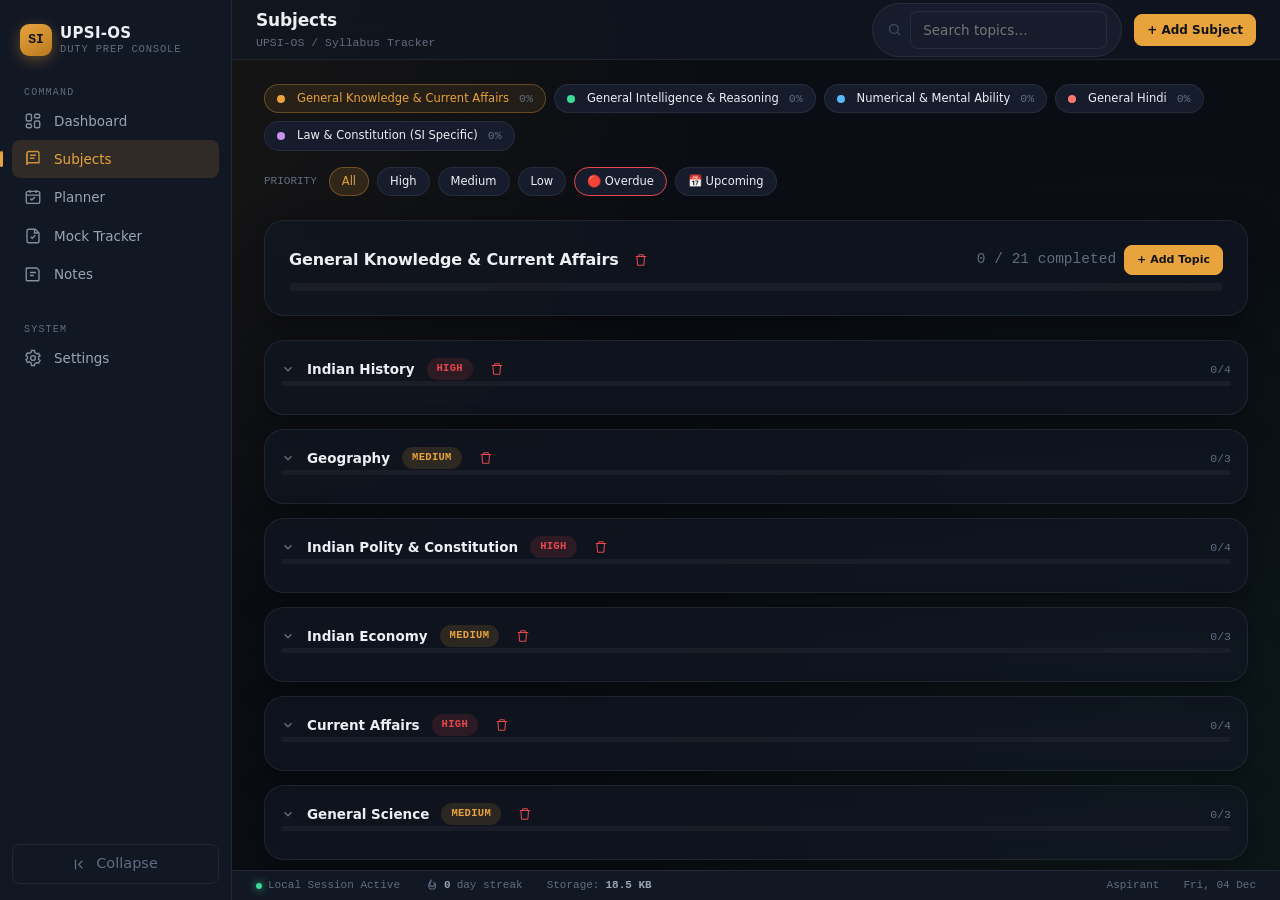
<file: subjects.html>
<!DOCTYPE html>
<html lang="en">
<head>
<meta charset="UTF-8" />
<meta name="viewport" content="width=device-width, initial-scale=1.0" />
<title>Subjects · UPSI-OS</title>
<link rel="stylesheet" href="css/style.css" />
</head>
<body>

<div class="app-shell">

  <aside class="sidebar">
    <div class="brand">
      <div class="brand-mark">SI</div>
      <div class="brand-text"><strong>UPSI-OS</strong><span>Duty Prep Console</span></div>
    </div>

    <nav class="nav-group">
      <span class="nav-label">Command</span>
      <a class="nav-link" href="index.html">
        <span class="icon"><svg viewBox="0 0 24 24" width="18" height="18" fill="none" stroke="currentColor" stroke-width="1.8"><rect x="3" y="3" width="7" height="9" rx="2"/><rect x="14" y="3" width="7" height="5" rx="2"/><rect x="14" y="12" width="7" height="9" rx="2"/><rect x="3" y="16" width="7" height="5" rx="2"/></svg></span>
        <span>Dashboard</span>
      </a>
      <a class="nav-link active" href="subjects.html">
        <span class="icon"><svg viewBox="0 0 24 24" width="18" height="18" fill="none" stroke="currentColor" stroke-width="1.8"><path d="M4 19.5A2.5 2.5 0 0 1 6.5 17H20V4a2 2 0 0 0-2-2H6.5A2.5 2.5 0 0 0 4 4.5v15Z"/><path d="M4 19.5V4.5"/><path d="M8 7h8M8 11h6"/></svg></span>
        <span>Subjects</span>
      </a>
      <a class="nav-link" href="planner.html">
        <span class="icon"><svg viewBox="0 0 24 24" width="18" height="18" fill="none" stroke="currentColor" stroke-width="1.8"><rect x="3" y="4.5" width="18" height="16" rx="2.5"/><path d="M8 2.5v4M16 2.5v4M3 9.5h18"/><path d="m8.5 14 2 2 4-4"/></svg></span>
        <span>Planner</span>
      </a>
      <a class="nav-link" href="mock.html">
        <span class="icon"><svg viewBox="0 0 24 24" width="18" height="18" fill="none" stroke="currentColor" stroke-width="1.8"><path d="M4 19V5a2 2 0 0 1 2-2h9l5 5v11a2 2 0 0 1-2 2H6a2 2 0 0 1-2-2Z"/><path d="M14 3v5h5M9 13l2 2 4-4"/></svg></span>
        <span>Mock Tracker</span>
      </a>
      <a class="nav-link" href="notes.html">
        <span class="icon"><svg viewBox="0 0 24 24" width="18" height="18" fill="none" stroke="currentColor" stroke-width="1.8"><path d="M4 4h13l3 3v13a1 1 0 0 1-1 1H4a1 1 0 0 1-1-1V5a1 1 0 0 1 1-1Z"/><path d="M8 10h8M8 14h5"/></svg></span>
        <span>Notes</span>
      </a>
    </nav>

    <nav class="nav-group">
      <span class="nav-label">System</span>
      <a class="nav-link" href="settings.html">
        <span class="icon"><svg viewBox="0 0 24 24" width="18" height="18" fill="none" stroke="currentColor" stroke-width="1.8"><circle cx="12" cy="12" r="3.2"/><path d="M19.4 13.5a7.9 7.9 0 0 0 0-3l2-1.4-2-3.4-2.3.7a8 8 0 0 0-2.6-1.5L14 2h-4l-.5 2.4a8 8 0 0 0-2.6 1.5l-2.3-.7-2 3.4 2 1.4a7.9 7.9 0 0 0 0 3l-2 1.4 2 3.4 2.3-.7c.77.65 1.65 1.16 2.6 1.5L10 22h4l.5-2.4a8 8 0 0 0 2.6-1.5l2.3.7 2-3.4-2-1.4Z"/></svg></span>
        <span>Settings</span>
      </a>
    </nav>

    <div class="sidebar-footer">
      <button class="sidebar-collapse-btn">
        <svg viewBox="0 0 24 24" width="15" height="15" fill="none" stroke="currentColor" stroke-width="2"><path d="M15 18l-6-6 6-6M4 4v16"/></svg>
        <span class="collapse-label" style="margin-left:8px">Collapse</span>
      </button>
    </div>
  </aside>

  <header class="topbar">
    <div class="topbar-title">
      <h1>Subjects</h1>
      <span class="breadcrumb">UPSI-OS / Syllabus Tracker</span>
    </div>
    <div class="topbar-actions">
      <div class="topbar-search" data-subject-search-wrap>
        <svg viewBox="0 0 24 24" width="15" height="15" fill="none" stroke="currentColor" stroke-width="2"><circle cx="11" cy="11" r="7"/><path d="m21 21-4.3-4.3"/></svg>
        <input type="search" placeholder="Search topics…" data-subject-search />
      </div>
      <button class="btn btn-primary btn-sm" data-add-subject-btn>+ Add Subject</button>
    </div>
  </header>

  <main class="main page-fade">

    <div class="flex items-center gap-2" style="flex-wrap:wrap;margin-bottom:var(--space-4)" data-subject-tabs></div>

    <div class="flex items-center gap-2" style="flex-wrap:wrap;margin-bottom:var(--space-5)">
      <span class="text-muted mono" style="font-size:11px;margin-right:4px">PRIORITY</span>
      <span class="chip active" data-priority-filter="all">All</span>
      <span class="chip" data-priority-filter="high">High</span>
      <span class="chip" data-priority-filter="medium">Medium</span>
      <span class="chip" data-priority-filter="low">Low</span>
      <span class="chip" data-priority-filter="overdue" style="border-color:var(--accent-red)">🔴 Overdue</span>
      <span class="chip" data-priority-filter="upcoming">📅 Upcoming</span>
    </div>

    <div class="card" style="margin-bottom:var(--space-5)" data-subject-progress></div>

    <div data-topic-tree></div>

  </main>

  <footer class="statusbar" data-statusbar></footer>

</div>

<!-- Subtopic notes modal -->
<div class="modal-overlay" data-note-modal aria-hidden="true">
  <div class="modal">
    <div class="modal-head">
      <h3 data-note-modal-title>Subtopic notes</h3>
      <button class="btn btn-ghost btn-icon" data-close-modal>
        <svg viewBox="0 0 24 24" width="16" height="16" fill="none" stroke="currentColor" stroke-width="2"><path d="M18 6 6 18M6 6l12 12"/></svg>
      </button>
    </div>
    <div class="field">
      <label>Quick notes for this subtopic</label>
      <textarea data-note-modal-textarea rows="8" placeholder="Formulas, tricky points, sources to revisit…"></textarea>
    </div>
    <div class="flex gap-2" style="justify-content:flex-end">
      <button class="btn btn-ghost" data-close-modal>Cancel</button>
      <button class="btn btn-primary" data-note-modal-save>Save notes</button>
    </div>
  </div>
</div>

<!-- Add Subject modal -->
<div class="modal-overlay" data-add-subject-modal aria-hidden="true">
  <div class="modal">
    <div class="modal-head">
      <h3>Add a new subject</h3>
      <button class="btn btn-ghost btn-icon" data-close-modal>
        <svg viewBox="0 0 24 24" width="16" height="16" fill="none" stroke="currentColor" stroke-width="2"><path d="M18 6 6 18M6 6l12 12"/></svg>
      </button>
    </div>
    <div class="field">
      <label>Subject name</label>
      <input type="text" data-add-subject-name placeholder="e.g. Computer Awareness" />
    </div>
    <div class="field">
      <label>Accent color</label>
      <div class="color-swatch-row" data-add-subject-colors></div>
    </div>
    <div class="flex gap-2" style="justify-content:flex-end">
      <button class="btn btn-ghost" data-close-modal>Cancel</button>
      <button class="btn btn-primary" data-add-subject-save>Create subject</button>
    </div>
  </div>
</div>

<!-- Add Topic modal -->
<div class="modal-overlay" data-add-topic-modal aria-hidden="true">
  <div class="modal">
    <div class="modal-head">
      <h3>Add a new topic</h3>
      <button class="btn btn-ghost btn-icon" data-close-modal>
        <svg viewBox="0 0 24 24" width="16" height="16" fill="none" stroke="currentColor" stroke-width="2"><path d="M18 6 6 18M6 6l12 12"/></svg>
      </button>
    </div>
    <div class="field">
      <label>Topic name</label>
      <input type="text" data-add-topic-name placeholder="e.g. Static GK" />
    </div>
    <div class="field">
      <label>Priority</label>
      <select data-add-topic-priority>
        <option value="high">High</option>
        <option value="medium" selected>Medium</option>
        <option value="low">Low</option>
      </select>
    </div>
    <div class="flex gap-2" style="justify-content:flex-end">
      <button class="btn btn-ghost" data-close-modal>Cancel</button>
      <button class="btn btn-primary" data-add-topic-save>Add topic</button>
    </div>
  </div>
</div>

<script src="js/storage.js"></script>
<script src="js/app.js"></script>
<script src="js/subjects.js"></script>
</body>
</html>
</file>
<file: css/style.css>
/* ==========================================================================
   UPSI-OS · style.css
   Core design tokens, reset, shell layout (sidebar / topbar / statusbar)
   and shared component primitives (cards, buttons, inputs, badges, modals).
   Fonts are system-stack only by design — the app must run with zero
   network access, so no external font/CDN requests are ever made.
   ========================================================================== */

/* ---------------------------------------------------------------------- */
/* 1. Design tokens                                                       */
/* ---------------------------------------------------------------------- */
:root {
  /* Surfaces */
  --bg-base: #0a0d13;
  --bg-base-alt: #0d1119;
  --bg-panel: #121724;
  --bg-panel-raised: #161c2c;
  --bg-glass: rgba(18, 23, 36, 0.66);
  --bg-glass-strong: rgba(22, 28, 44, 0.82);
  --bg-hover: rgba(255, 255, 255, 0.045);
  --bg-active: rgba(255, 255, 255, 0.07);

  /* Borders */
  --border: rgba(255, 255, 255, 0.07);
  --border-strong: rgba(255, 255, 255, 0.14);
  --border-accent: rgba(232, 163, 61, 0.35);

  /* Accents — a duty-roster palette: gold for command/priority,
     teal for progress/completion, blue for information, red for gaps. */
  --accent-gold: #e8a33d;
  --accent-gold-dim: rgba(232, 163, 61, 0.14);
  --accent-teal: #3ddc97;
  --accent-teal-dim: rgba(61, 220, 151, 0.14);
  --accent-blue: #5ab8ff;
  --accent-blue-dim: rgba(90, 184, 255, 0.14);
  --accent-red: #e5484d;
  --accent-red-dim: rgba(229, 72, 77, 0.14);
  --accent-purple: #c792ea;
  --accent-purple-dim: rgba(199, 146, 234, 0.14);

  /* Text */
  --text-primary: #edeff4;
  --text-secondary: #9aa3b5;
  --text-muted: #626b80;
  --text-on-accent: #10131a;

  /* Typography — system stacks only (offline-safe) */
  --font-display: "Segoe UI Semibold", "Segoe UI", -apple-system, system-ui, "Helvetica Neue", Arial, sans-serif;
  --font-body: -apple-system, "Segoe UI", system-ui, Roboto, "Helvetica Neue", Arial, sans-serif;
  --font-mono: "Cascadia Code", "Consolas", "SFMono-Regular", Menlo, "Liberation Mono", monospace;

  /* Radii / spacing */
  --radius-sm: 8px;
  --radius-md: 14px;
  --radius-lg: 20px;
  --radius-pill: 999px;

  --space-1: 4px;
  --space-2: 8px;
  --space-3: 12px;
  --space-4: 16px;
  --space-5: 24px;
  --space-6: 32px;
  --space-7: 48px;

  /* Motion */
  --ease-out: cubic-bezier(0.16, 1, 0.3, 1);
  --dur-fast: 120ms;
  --dur-med: 220ms;
  --dur-slow: 420ms;

  /* Shell dimensions */
  --sidebar-w: 232px;
  --sidebar-w-collapsed: 72px;
  --topbar-h: 60px;
  --statusbar-h: 30px;

  --shadow-card: 0 8px 30px rgba(0, 0, 0, 0.35);
  --shadow-pop: 0 16px 48px rgba(0, 0, 0, 0.5);
}

[data-theme="light"] {
  --bg-base: #f3f2ee;
  --bg-base-alt: #eceae4;
  --bg-panel: #ffffff;
  --bg-panel-raised: #ffffff;
  --bg-glass: rgba(255, 255, 255, 0.72);
  --bg-glass-strong: rgba(255, 255, 255, 0.88);
  --bg-hover: rgba(10, 13, 19, 0.04);
  --bg-active: rgba(10, 13, 19, 0.07);
  --border: rgba(10, 13, 19, 0.09);
  --border-strong: rgba(10, 13, 19, 0.16);
  --text-primary: #191c22;
  --text-secondary: #565f72;
  --text-muted: #8890a0;
  --text-on-accent: #10131a;
  --shadow-card: 0 8px 30px rgba(20, 20, 30, 0.08);
  --shadow-pop: 0 16px 48px rgba(20, 20, 30, 0.14);
}

/* ---------------------------------------------------------------------- */
/* 2. Reset                                                                */
/* ---------------------------------------------------------------------- */
*, *::before, *::after { box-sizing: border-box; }
html, body { height: 100%; }
body {
  margin: 0;
  background: var(--bg-base);
  background-image:
    radial-gradient(circle at 12% 8%, rgba(232, 163, 61, 0.06), transparent 40%),
    radial-gradient(circle at 90% 85%, rgba(61, 220, 151, 0.05), transparent 45%);
  background-attachment: fixed;
  color: var(--text-primary);
  font-family: var(--font-body);
  font-size: 14.5px;
  line-height: 1.5;
  -webkit-font-smoothing: antialiased;
  overflow: hidden;
}
h1, h2, h3, h4, h5 { font-family: var(--font-display); margin: 0; letter-spacing: -0.01em; }
p { margin: 0; }
ul, ol { margin: 0; padding: 0; list-style: none; }
button { font: inherit; color: inherit; }
input, textarea, select, button { font-family: var(--font-body); }
a { color: inherit; text-decoration: none; }
::selection { background: var(--accent-gold-dim); color: var(--text-primary); }

/* Scrollbars */
::-webkit-scrollbar { width: 9px; height: 9px; }
::-webkit-scrollbar-track { background: transparent; }
::-webkit-scrollbar-thumb { background: var(--border-strong); border-radius: var(--radius-pill); }
::-webkit-scrollbar-thumb:hover { background: var(--text-muted); }

/* Reduced motion */
@media (prefers-reduced-motion: reduce) {
  *, *::before, *::after { animation-duration: 0.001ms !important; transition-duration: 0.001ms !important; }
}

/* Visible keyboard focus everywhere */
:focus-visible {
  outline: 2px solid var(--accent-gold);
  outline-offset: 2px;
  border-radius: 4px;
}

/* ---------------------------------------------------------------------- */
/* 3. App shell                                                           */
/* ---------------------------------------------------------------------- */
.app-shell {
  display: grid;
  grid-template-columns: var(--sidebar-w) 1fr;
  grid-template-rows: var(--topbar-h) 1fr var(--statusbar-h);
  grid-template-areas:
    "sidebar topbar"
    "sidebar main"
    "sidebar statusbar";
  height: 100vh;
  width: 100vw;
  transition: grid-template-columns var(--dur-med) var(--ease-out);
}
.app-shell.sidebar-collapsed { grid-template-columns: var(--sidebar-w-collapsed) 1fr; }

/* --- Sidebar --- */
.sidebar {
  grid-area: sidebar;
  background: var(--bg-panel);
  border-right: 1px solid var(--border);
  display: flex;
  flex-direction: column;
  padding: var(--space-4) var(--space-3);
  overflow: hidden;
}
.brand {
  display: flex;
  align-items: center;
  gap: var(--space-2);
  padding: var(--space-2) var(--space-2) var(--space-5);
  white-space: nowrap;
}
.brand-mark {
  width: 32px; height: 32px; flex: none;
  border-radius: 9px;
  background: linear-gradient(150deg, var(--accent-gold), #b97a1f);
  display: flex; align-items: center; justify-content: center;
  font-family: var(--font-mono); font-weight: 700; font-size: 13px;
  color: var(--text-on-accent);
  box-shadow: 0 4px 14px rgba(232, 163, 61, 0.35);
}
.brand-text { display: flex; flex-direction: column; line-height: 1.15; overflow: hidden; }
.brand-text strong { font-family: var(--font-display); font-size: 15px; letter-spacing: 0.02em; }
.brand-text span { font-size: 10.5px; color: var(--text-muted); font-family: var(--font-mono); text-transform: uppercase; letter-spacing: 0.08em; }

.nav-group { margin-bottom: var(--space-5); }
.nav-label {
  font-family: var(--font-mono);
  font-size: 10px;
  letter-spacing: 0.12em;
  text-transform: uppercase;
  color: var(--text-muted);
  padding: 0 var(--space-3);
  margin-bottom: var(--space-2);
  white-space: nowrap;
}
.nav-link {
  display: flex;
  align-items: center;
  gap: var(--space-3);
  padding: 9px var(--space-3);
  border-radius: var(--radius-sm);
  color: var(--text-secondary);
  cursor: pointer;
  font-size: 13.5px;
  font-weight: 500;
  white-space: nowrap;
  transition: background var(--dur-fast) var(--ease-out), color var(--dur-fast) var(--ease-out);
  position: relative;
}
.nav-link .icon { flex: none; width: 18px; height: 18px; opacity: 0.85; }
.nav-link:hover { background: var(--bg-hover); color: var(--text-primary); }
.nav-link.active { background: var(--accent-gold-dim); color: var(--accent-gold); }
.nav-link.active::before {
  content: "";
  position: absolute; left: -12px; top: 50%; transform: translateY(-50%);
  width: 3px; height: 16px; border-radius: var(--radius-pill);
  background: var(--accent-gold);
}
.sidebar-footer { margin-top: auto; }
.sidebar-collapse-btn {
  display: flex; align-items: center; justify-content: center;
  width: 100%; padding: var(--space-2);
  border: 1px solid var(--border); background: transparent;
  border-radius: var(--radius-sm); color: var(--text-muted); cursor: pointer;
  transition: all var(--dur-fast) var(--ease-out);
}
.sidebar-collapse-btn:hover { color: var(--text-primary); border-color: var(--border-strong); }

.app-shell.sidebar-collapsed .brand-text,
.app-shell.sidebar-collapsed .nav-label,
.app-shell.sidebar-collapsed .nav-link span,
.app-shell.sidebar-collapsed .collapse-label { display: none; }
.app-shell.sidebar-collapsed .nav-link { justify-content: center; }
.app-shell.sidebar-collapsed .brand { justify-content: center; padding-inline: 0; }

/* --- Topbar --- */
.topbar {
  grid-area: topbar;
  display: flex; align-items: center; justify-content: space-between;
  padding: 0 var(--space-5);
  border-bottom: 1px solid var(--border);
  background: var(--bg-glass);
  backdrop-filter: blur(14px);
  -webkit-backdrop-filter: blur(14px);
}
.topbar-title { display: flex; flex-direction: column; }
.topbar-title h1 { font-size: 17px; }
.topbar-title .breadcrumb { font-size: 11.5px; color: var(--text-muted); font-family: var(--font-mono); }
.topbar-actions { display: flex; align-items: center; gap: var(--space-3); }
.topbar-search {
  display: flex; align-items: center; gap: var(--space-2);
  background: var(--bg-panel-raised);
  border: 1px solid var(--border);
  border-radius: var(--radius-pill);
  padding: 7px 14px;
  min-width: 220px;
  color: var(--text-muted);
  transition: border-color var(--dur-fast);
}
.topbar-search:focus-within { border-color: var(--border-accent); }
.topbar-search input { background: none; border: none; outline: none; color: var(--text-primary); width: 100%; font-size: 13px; }
.topbar-search svg { flex: none; opacity: 0.6; }

/* --- Statusbar (signature element) --- */
.statusbar {
  grid-area: statusbar;
  display: flex; align-items: center; justify-content: space-between;
  padding: 0 var(--space-5);
  background: var(--bg-panel);
  border-top: 1px solid var(--border);
  font-family: var(--font-mono);
  font-size: 11px;
  color: var(--text-muted);
}
.statusbar-group { display: flex; align-items: center; gap: var(--space-5); }
.statusbar-item { display: flex; align-items: center; gap: 6px; }
.statusbar-dot { width: 6px; height: 6px; border-radius: 50%; background: var(--accent-teal); box-shadow: 0 0 8px var(--accent-teal); }
.statusbar-item strong { color: var(--text-secondary); font-weight: 600; }

/* --- Main --- */
.main {
  grid-area: main;
  overflow-y: auto;
  padding: var(--space-5) var(--space-6) var(--space-7);
}
.page-fade { animation: fadeUp var(--dur-slow) var(--ease-out) both; }
@keyframes fadeUp { from { opacity: 0; transform: translateY(8px); } to { opacity: 1; transform: translateY(0); } }

/* ---------------------------------------------------------------------- */
/* 4. Layout helpers                                                       */
/* ---------------------------------------------------------------------- */
.grid { display: grid; gap: var(--space-5); }
.grid-2 { grid-template-columns: repeat(2, 1fr); }
.grid-3 { grid-template-columns: repeat(3, 1fr); }
.grid-4 { grid-template-columns: repeat(4, 1fr); }
.flex { display: flex; }
.flex-col { display: flex; flex-direction: column; }
.items-center { align-items: center; }
.justify-between { justify-content: space-between; }
.gap-2 { gap: var(--space-2); }
.gap-3 { gap: var(--space-3); }
.gap-4 { gap: var(--space-4); }
.section { margin-bottom: var(--space-6); }
.section-head { display: flex; align-items: baseline; justify-content: space-between; margin-bottom: var(--space-4); }
.section-head h2 { font-size: 15.5px; }
.section-head .hint { font-size: 11.5px; color: var(--text-muted); font-family: var(--font-mono); }
.eyebrow {
  font-family: var(--font-mono); font-size: 10.5px; letter-spacing: 0.1em; text-transform: uppercase;
  color: var(--accent-gold); margin-bottom: var(--space-2); display: block;
}

/* ---------------------------------------------------------------------- */
/* 5. Cards                                                                 */
/* ---------------------------------------------------------------------- */
.card {
  background: var(--bg-glass);
  border: 1px solid var(--border);
  border-radius: var(--radius-lg);
  padding: var(--space-5);
  backdrop-filter: blur(10px);
  -webkit-backdrop-filter: blur(10px);
  box-shadow: var(--shadow-card);
  transition: transform var(--dur-med) var(--ease-out), border-color var(--dur-med) var(--ease-out);
}
.card:hover { border-color: var(--border-strong); }
.card.lift:hover { transform: translateY(-3px); }
.card-compact { padding: var(--space-4); }
.card-title { display: flex; align-items: center; justify-content: space-between; margin-bottom: var(--space-3); }
.card-title h3 { font-size: 13.5px; color: var(--text-secondary); font-weight: 600; text-transform: uppercase; letter-spacing: 0.04em; }

.stat-card { display: flex; flex-direction: column; gap: 6px; }
.stat-card .stat-value { font-family: var(--font-mono); font-size: 30px; font-weight: 700; letter-spacing: -0.02em; }
.stat-card .stat-label { font-size: 12px; color: var(--text-muted); }
.stat-card .stat-delta { font-size: 11.5px; font-family: var(--font-mono); }
.stat-delta.up { color: var(--accent-teal); }
.stat-delta.down { color: var(--accent-red); }

/* ---------------------------------------------------------------------- */
/* 6. Buttons                                                               */
/* ---------------------------------------------------------------------- */
.btn {
  display: inline-flex; align-items: center; justify-content: center; gap: 8px;
  padding: 9px 16px;
  border-radius: var(--radius-sm);
  border: 1px solid var(--border);
  background: var(--bg-panel-raised);
  color: var(--text-primary);
  font-size: 13px; font-weight: 600;
  cursor: pointer;
  transition: all var(--dur-fast) var(--ease-out);
}
.btn:hover { border-color: var(--border-strong); background: var(--bg-hover); transform: translateY(-1px); }
.btn:active { transform: translateY(0); }
.btn-primary { background: var(--accent-gold); border-color: var(--accent-gold); color: var(--text-on-accent); }
.btn-primary:hover { background: #f2ae48; box-shadow: 0 6px 18px rgba(232, 163, 61, 0.3); }
.btn-ghost { background: transparent; border-color: transparent; }
.btn-ghost:hover { background: var(--bg-hover); }
.btn-danger { background: var(--accent-red-dim); border-color: rgba(229,72,77,0.3); color: var(--accent-red); }
.btn-danger:hover { background: rgba(229,72,77,0.22); }
.btn-sm { padding: 6px 12px; font-size: 12px; }
.btn-icon { width: 34px; height: 34px; padding: 0; border-radius: var(--radius-sm); }
.btn:disabled { opacity: 0.45; cursor: not-allowed; transform: none; }

/* ---------------------------------------------------------------------- */
/* 7. Forms                                                                 */
/* ---------------------------------------------------------------------- */
.field { display: flex; flex-direction: column; gap: 6px; margin-bottom: var(--space-4); }
.field label { font-size: 12px; color: var(--text-secondary); font-weight: 600; }
.field .field-hint { font-size: 11px; color: var(--text-muted); }
input[type="text"], input[type="number"], input[type="date"], input[type="search"], textarea, select {
  background: var(--bg-panel-raised);
  border: 1px solid var(--border);
  border-radius: var(--radius-sm);
  padding: 10px 12px;
  color: var(--text-primary);
  font-size: 13.5px;
  outline: none;
  transition: border-color var(--dur-fast) var(--ease-out);
  width: 100%;
}
textarea { resize: vertical; min-height: 90px; font-family: var(--font-body); line-height: 1.6; }
input:focus, textarea:focus, select:focus { border-color: var(--accent-gold); }
input[type="checkbox"] {
  appearance: none; width: 18px; height: 18px; border-radius: 5px;
  border: 1.5px solid var(--border-strong); background: var(--bg-panel-raised);
  cursor: pointer; display: inline-flex; align-items: center; justify-content: center;
  transition: all var(--dur-fast) var(--ease-out); flex: none;
}
input[type="checkbox"]:checked { background: var(--accent-teal); border-color: var(--accent-teal); }
input[type="checkbox"]:checked::after {
  content: ""; width: 5px; height: 9px; border: solid var(--text-on-accent); border-width: 0 2px 2px 0;
  transform: rotate(45deg) translate(-1px, -1px);
}
input[type="range"] { -webkit-appearance: none; height: 4px; background: var(--border-strong); border-radius: var(--radius-pill); }
input[type="range"]::-webkit-slider-thumb {
  -webkit-appearance: none; width: 16px; height: 16px; border-radius: 50%;
  background: var(--accent-gold); cursor: pointer; box-shadow: 0 0 0 4px var(--accent-gold-dim);
}
select { appearance: none; cursor: pointer; }

/* ---------------------------------------------------------------------- */
/* 8. Badges / pills / progress                                            */
/* ---------------------------------------------------------------------- */
.badge {
  display: inline-flex; align-items: center; gap: 5px;
  padding: 3px 10px; border-radius: var(--radius-pill);
  font-size: 10.5px; font-weight: 700; letter-spacing: 0.03em; text-transform: uppercase;
  font-family: var(--font-mono);
}
.badge-high { background: var(--accent-red-dim); color: var(--accent-red); }
.badge-medium { background: var(--accent-gold-dim); color: var(--accent-gold); }
.badge-low { background: var(--accent-blue-dim); color: var(--accent-blue); }
.badge-done { background: var(--accent-teal-dim); color: var(--accent-teal); }
.badge-neutral { background: var(--bg-hover); color: var(--text-muted); }

.progress-track {
  width: 100%; height: 8px; border-radius: var(--radius-pill);
  background: var(--bg-hover); overflow: hidden; position: relative;
}
.progress-fill {
  height: 100%; border-radius: var(--radius-pill);
  background: linear-gradient(90deg, var(--accent-gold), var(--accent-teal));
  transition: width var(--dur-slow) var(--ease-out);
}
.progress-track.thin { height: 5px; }

/* ---------------------------------------------------------------------- */
/* 9. Modal / toast                                                        */
/* ---------------------------------------------------------------------- */
.modal-overlay {
  position: fixed; inset: 0; background: rgba(6, 8, 12, 0.6);
  backdrop-filter: blur(4px);
  display: flex; align-items: center; justify-content: center;
  z-index: 200; opacity: 0; pointer-events: none;
  transition: opacity var(--dur-med) var(--ease-out);
}
.modal-overlay.open { opacity: 1; pointer-events: auto; }
.modal {
  background: var(--bg-panel-raised); border: 1px solid var(--border-strong);
  border-radius: var(--radius-lg); box-shadow: var(--shadow-pop);
  width: min(520px, 90vw); max-height: 85vh; overflow-y: auto;
  padding: var(--space-5);
  transform: translateY(12px) scale(0.98); transition: transform var(--dur-med) var(--ease-out);
}
.modal-overlay.open .modal { transform: translateY(0) scale(1); }
.modal-head { display: flex; align-items: center; justify-content: space-between; margin-bottom: var(--space-4); }
.modal-head h3 { font-size: 16px; }

.toast-stack { position: fixed; bottom: calc(var(--statusbar-h) + 16px); right: 20px; display: flex; flex-direction: column; gap: 8px; z-index: 300; }
.toast {
  background: var(--bg-panel-raised); border: 1px solid var(--border-strong);
  border-left: 3px solid var(--accent-teal); border-radius: var(--radius-sm);
  padding: 10px 16px; font-size: 12.5px; box-shadow: var(--shadow-pop);
  animation: toastIn var(--dur-med) var(--ease-out) both;
}
.toast.error { border-left-color: var(--accent-red); }
@keyframes toastIn { from { opacity: 0; transform: translateX(16px); } to { opacity: 1; transform: translateX(0); } }

/* ---------------------------------------------------------------------- */
/* 10. Empty states                                                         */
/* ---------------------------------------------------------------------- */
.empty-state {
  display: flex; flex-direction: column; align-items: center; justify-content: center;
  text-align: center; padding: var(--space-7) var(--space-4); color: var(--text-muted);
}
.empty-state .icon { opacity: 0.4; margin-bottom: var(--space-3); }
.empty-state h4 { color: var(--text-secondary); font-size: 14px; margin-bottom: 4px; }
.empty-state p { font-size: 12.5px; max-width: 320px; }

/* ---------------------------------------------------------------------- */
/* 11. Utility                                                              */
/* ---------------------------------------------------------------------- */
.text-muted { color: var(--text-muted); }
.text-secondary { color: var(--text-secondary); }
.mono { font-family: var(--font-mono); }
.divider { height: 1px; background: var(--border); border: none; margin: var(--space-4) 0; }
.chip {
  display: inline-flex; align-items: center; gap: 6px; padding: 5px 12px;
  border-radius: var(--radius-pill); border: 1px solid var(--border); font-size: 11.5px;
  background: var(--bg-panel-raised); cursor: pointer; transition: all var(--dur-fast);
}
.chip:hover { border-color: var(--border-strong); }
.chip.active { background: var(--accent-gold-dim); border-color: var(--border-accent); color: var(--accent-gold); }

/* ---------------------------------------------------------------------- */
/* 12. Responsive                                                          */
/* ---------------------------------------------------------------------- */
@media (max-width: 1100px) {
  .grid-4 { grid-template-columns: repeat(2, 1fr); }
  .grid-3 { grid-template-columns: repeat(2, 1fr); }
}
@media (max-width: 860px) {
  :root { --sidebar-w: 72px; }
  .brand-text, .nav-label, .nav-link span, .collapse-label { display: none; }
  .nav-link { justify-content: center; }
  .brand { justify-content: center; padding-inline: 0; }
  .grid-2, .grid-3, .grid-4 { grid-template-columns: 1fr; }
  .topbar-search { min-width: 140px; }
}

/* ---------------------------------------------------------------------- */
/* 13. Notes page                                                          */
/* ---------------------------------------------------------------------- */
.notes-layout {
  display: grid;
  grid-template-columns: 300px 1fr;
  gap: var(--space-5);
  height: calc(100vh - var(--topbar-h) - var(--statusbar-h) - var(--space-5) * 2 - var(--space-7));
  min-height: 480px;
}
.notes-list-panel { display: flex; flex-direction: column; overflow: hidden; padding: var(--space-4); }
.notes-list { overflow-y: auto; display: flex; flex-direction: column; gap: 6px; margin-top: var(--space-3); flex: 1; }
.note-list-item {
  padding: 10px 12px; border-radius: var(--radius-sm); cursor: pointer;
  border: 1px solid transparent; transition: all var(--dur-fast) var(--ease-out);
}
.note-list-item:hover { background: var(--bg-hover); }
.note-list-item.active { background: var(--accent-gold-dim); border-color: var(--border-accent); }
.note-list-item h5 { font-size: 12.5px; margin-bottom: 3px; white-space: nowrap; overflow: hidden; text-overflow: ellipsis; }
.note-list-item p { font-size: 11px; color: var(--text-muted); white-space: nowrap; overflow: hidden; text-overflow: ellipsis; }
.note-list-item .meta { display: flex; align-items: center; justify-content: space-between; margin-top: 6px; }
.note-list-item .meta time { font-size: 10px; color: var(--text-muted); font-family: var(--font-mono); }

.notes-editor-panel { display: flex; flex-direction: column; padding: var(--space-5); overflow: hidden; }
.notes-editor-head { display: flex; align-items: center; gap: var(--space-3); margin-bottom: var(--space-3); }
.notes-editor-head input[type="text"] { font-family: var(--font-display); font-size: 17px; font-weight: 600; border: none; background: none; padding: 6px 0; }
.notes-editor-head input[type="text"]:focus { border: none; }
.notes-toolbar { display: flex; align-items: center; gap: 6px; padding: 8px 0; border-bottom: 1px solid var(--border); margin-bottom: var(--space-3); }
.notes-toolbar button {
  width: 30px; height: 30px; border-radius: 6px; border: 1px solid transparent; background: transparent;
  color: var(--text-secondary); cursor: pointer; font-weight: 700; font-size: 13px; display: flex; align-items: center; justify-content: center;
  transition: all var(--dur-fast);
}
.notes-toolbar button:hover { background: var(--bg-hover); color: var(--text-primary); }
.notes-toolbar button.active { background: var(--accent-gold-dim); color: var(--accent-gold); }
.notes-toolbar .sep { width: 1px; height: 18px; background: var(--border); margin: 0 4px; }
.note-body {
  flex: 1; outline: none; overflow-y: auto; font-size: 13.5px; line-height: 1.75;
  padding-right: 4px;
}
.note-body:empty::before { content: attr(data-placeholder); color: var(--text-muted); }
.note-body b, .note-body strong { color: var(--text-primary); }
.note-body ul { list-style: disc; padding-left: 22px; margin: 8px 0; }
.note-body ul li { display: list-item; }

@media (max-width: 900px) {
  .notes-layout { grid-template-columns: 1fr; height: auto; }
  .notes-list-panel { max-height: 260px; }
}

/* ---------------------------------------------------------------------- */
/* 14. Settings page                                                       */
/* ---------------------------------------------------------------------- */
.settings-layout { grid-template-columns: 240px 1fr; align-items: start; }
.settings-nav { display: flex; flex-direction: column; gap: 4px; padding: var(--space-3); position: sticky; top: 0; }
.settings-nav button {
  text-align: left; padding: 9px 12px; border-radius: var(--radius-sm); border: none;
  background: transparent; color: var(--text-secondary); cursor: pointer; font-size: 13px; font-weight: 500;
  transition: all var(--dur-fast);
}
.settings-nav button:hover { background: var(--bg-hover); color: var(--text-primary); }
.settings-nav button.active { background: var(--accent-gold-dim); color: var(--accent-gold); }
.settings-panel { display: none; }
.settings-panel.active { display: block; animation: fadeUp var(--dur-med) var(--ease-out) both; }
.settings-row { display: flex; align-items: center; justify-content: space-between; padding: var(--space-4) 0; border-bottom: 1px solid var(--border); gap: var(--space-4); }
.settings-row:last-child { border-bottom: none; }
.settings-row-text h4 { font-size: 13.5px; margin-bottom: 3px; }
.settings-row-text p { font-size: 12px; color: var(--text-muted); max-width: 380px; }
.theme-toggle { display: flex; gap: 8px; }
.theme-option {
  width: 56px; height: 40px; border-radius: 10px; cursor: pointer; border: 2px solid var(--border);
  display: flex; align-items: center; justify-content: center; transition: all var(--dur-fast);
}
.theme-option.active { border-color: var(--accent-gold); }
.theme-option.dark-swatch { background: linear-gradient(135deg, #11151f, #1c2233); }
.theme-option.light-swatch { background: linear-gradient(135deg, #f3f2ee, #ffffff); }
.storage-bar-wrap { margin-top: var(--space-4); }
.storage-breakdown { display: flex; flex-direction: column; gap: 8px; margin-top: var(--space-4); }
.storage-breakdown-row { display: flex; align-items: center; justify-content: space-between; font-size: 12px; }
.storage-breakdown-row .key-dot { width: 8px; height: 8px; border-radius: 50%; display: inline-block; margin-right: 8px; }
.danger-zone { border: 1px solid rgba(229,72,77,0.3); background: rgba(229,72,77,0.04); }

@media (max-width: 900px) {
  .settings-layout { grid-template-columns: 1fr; }
  .settings-nav { flex-direction: row; overflow-x: auto; position: static; }
}

/* ---------------------------------------------------------------------- */
/* 15. Subjects page - manage subject/topic/subtopic CRUD                  */
/* ---------------------------------------------------------------------- */
.color-swatch-row { display: flex; flex-wrap: wrap; gap: 10px; }
.color-swatch {
  width: 32px; height: 32px; border-radius: 50%; cursor: pointer;
  border: 2px solid transparent; box-shadow: inset 0 0 0 2px rgba(0,0,0,0.15);
  transition: all var(--dur-fast) var(--ease-out);
}
.color-swatch.selected { border-color: var(--text-primary); transform: scale(1.12); }

.subject-progress-head-row { display: flex; align-items: center; justify-content: space-between; margin-bottom: 8px; gap: var(--space-3); }
.subject-progress-actions { display: flex; align-items: center; gap: 8px; flex: none; }

.add-subtopic-row { display: flex; gap: 8px; margin-top: 8px; }
.add-subtopic-row input { flex: 1; padding: 7px 10px; font-size: 12.5px; }
.add-subtopic-row button { flex: none; }

.topic-card-head-actions { display: flex; align-items: center; gap: 4px; }

/* ---------------------------------------------------------------------- */
/* 16. Revision scheduling — new feature for date tracking                 */
/* ---------------------------------------------------------------------- */
.subtopic-overdue {
  border-color: rgba(229, 72, 77, 0.4) !important;
  background: rgba(229, 72, 77, 0.04) !important;
}
.subtopic-overdue .revision-date-input {
  border-color: var(--accent-red) !important;
}

.revision-date-input {
  min-width: 0;
  font-family: var(--font-mono);
  font-size: 11px;
  padding: 4px 6px;
  height: 26px;
  background: var(--bg-panel);
  border: 1px solid var(--border);
  border-radius: var(--radius-sm);
  color: var(--text-primary);
  outline: none;
  transition: border-color var(--dur-fast);
}
.revision-date-input:focus {
  border-color: var(--accent-gold);
}

.revision-row.overdue {
  border-left: 3px solid var(--accent-red);
  margin-bottom: 6px;
}
.revision-row.overdue span:first-child {
  color: var(--accent-red);
}

.revision-schedule-list .task-row {
  display: flex;
  align-items: center;
  gap: 10px;
  padding: 8px 10px;
  border-radius: var(--radius-sm);
  background: var(--bg-panel-raised);
  border: 1px solid var(--border);
}

/* ---------------------------------------------------------------------- */
/* 17. Collapsible topics                                                   */
/* ---------------------------------------------------------------------- */
.topic-header {
  cursor: pointer;
  user-select: none;
  -webkit-user-select: none;
}
.topic-header .chevron {
  flex: none;
  color: var(--text-muted);
  transition: transform var(--dur-med) var(--ease-out);
}
.topic-header .chevron.open {
  transform: rotate(180deg);
}
.topic-body {
  overflow: hidden;
  max-height: 2000px;
  opacity: 1;
  transition: max-height var(--dur-med) var(--ease-out),
              opacity var(--dur-med) var(--ease-out),
              padding-top var(--dur-med) var(--ease-out),
              padding-bottom var(--dur-med) var(--ease-out),
              margin-top var(--dur-med) var(--ease-out),
              margin-bottom var(--dur-med) var(--ease-out);
}
.topic-body.collapsed {
  max-height: 0;
  opacity: 0;
  padding-top: 0 !important;
  padding-bottom: 0 !important;
  margin-top: 0 !important;
  margin-bottom: 0 !important;
  pointer-events: none;
}
</file>
<file: css/dashboard.css>
/* ==========================================================================
   UPSI-OS · dashboard.css
   ========================================================================== */

.dash-hero {
  display: grid;
  grid-template-columns: 1.4fr 1fr;
  gap: var(--space-5);
  margin-bottom: var(--space-6);
}

.hero-welcome {
  background: linear-gradient(135deg, rgba(232,163,61,0.12), rgba(61,220,151,0.05));
  border: 1px solid var(--border-accent);
}
.hero-welcome h2 { font-size: 22px; margin-bottom: 6px; }
.hero-welcome p { color: var(--text-secondary); font-size: 13px; max-width: 520px; }
.hero-welcome .countdown {
  margin-top: var(--space-4);
  display: flex; align-items: baseline; gap: 10px;
}
.hero-welcome .countdown .num { font-family: var(--font-mono); font-size: 34px; font-weight: 700; color: var(--accent-gold); }
.hero-welcome .countdown .lbl { font-size: 12px; color: var(--text-muted); }

.quote-card {
  display: flex; flex-direction: column; justify-content: center;
  border-left: 3px solid var(--accent-gold);
  position: relative;
}
.quote-card .mark { font-family: var(--font-display); font-size: 40px; color: var(--accent-gold); opacity: 0.35; line-height: 0.6; }
.quote-card p { font-size: 14px; line-height: 1.6; font-style: italic; color: var(--text-primary); margin-top: 6px; }
.quote-card span { display: block; margin-top: var(--space-3); font-size: 11px; color: var(--text-muted); font-family: var(--font-mono); }

.stat-row { grid-template-columns: repeat(4, 1fr); margin-bottom: var(--space-6); }

.mission-card ul { display: flex; flex-direction: column; gap: 10px; }
.mission-item {
  display: flex; align-items: center; gap: 12px;
  padding: 10px 12px; border-radius: var(--radius-sm);
  background: var(--bg-panel-raised); border: 1px solid var(--border);
  transition: border-color var(--dur-fast);
}
.mission-item:hover { border-color: var(--border-strong); }
.mission-item.done { opacity: 0.55; }
.mission-item.done .mission-text { text-decoration: line-through; }
.mission-text { flex: 1; font-size: 13px; }
.mission-meta { font-size: 10.5px; font-family: var(--font-mono); color: var(--text-muted); }

.weekly-bars {
  display: flex; align-items: flex-end; gap: 10px; height: 140px; padding-top: var(--space-3);
}
.weekly-bar-col { flex: 1; display: flex; flex-direction: column; align-items: center; gap: 8px; height: 100%; justify-content: flex-end; }
.weekly-bar {
  width: 100%; max-width: 26px; border-radius: 6px 6px 3px 3px;
  background: linear-gradient(180deg, var(--accent-teal), rgba(61,220,151,0.25));
  transition: height var(--dur-slow) var(--ease-out);
  min-height: 3px;
}
.weekly-bar-col.today .weekly-bar { background: linear-gradient(180deg, var(--accent-gold), rgba(232,163,61,0.3)); }
.weekly-bar-label { font-size: 10.5px; color: var(--text-muted); font-family: var(--font-mono); }

.subject-quick-grid { grid-template-columns: repeat(3, 1fr); }
.subject-quick-card {
  display: flex; flex-direction: column; gap: 10px; cursor: pointer;
}
.subject-quick-top { display: flex; align-items: center; justify-content: space-between; }
.subject-dot { width: 10px; height: 10px; border-radius: 50%; flex: none; }
.subject-quick-card h4 { font-size: 13.5px; }
.subject-quick-pct { font-family: var(--font-mono); font-size: 12px; color: var(--text-muted); }

.revision-list { display: flex; flex-direction: column; gap: 8px; }
.revision-row {
  display: flex; align-items: center; justify-content: space-between;
  padding: 9px 12px; border-radius: var(--radius-sm); background: var(--bg-panel-raised); border: 1px solid var(--border);
  font-size: 12.5px;
}

.mock-summary-row { display: flex; align-items: center; justify-content: space-between; gap: var(--space-4); }
.mock-summary-score { text-align: center; }
.mock-summary-score .val { font-family: var(--font-mono); font-size: 26px; font-weight: 700; }
.mock-summary-score .lbl { font-size: 10.5px; color: var(--text-muted); }

@media (max-width: 1100px) {
  .dash-hero { grid-template-columns: 1fr; }
  .stat-row { grid-template-columns: repeat(2, 1fr); }
  .subject-quick-grid { grid-template-columns: 1fr 1fr; }
}
@media (max-width: 640px) {
  .stat-row, .subject-quick-grid { grid-template-columns: 1fr; }
}
</file>
<file: css/mock.css>
/* ==========================================================================
   UPSI-OS · mock.css
   ========================================================================== */

.mock-summary-strip { grid-template-columns: repeat(4, 1fr); margin-bottom: var(--space-6); }

.mock-chart-wrap { position: relative; height: 220px; }
.mock-chart-wrap svg { width: 100%; height: 100%; overflow: visible; }
.chart-line { fill: none; stroke: var(--accent-gold); stroke-width: 2.5; }
.chart-area { fill: url(#chartGradient); opacity: 0.5; }
.chart-dot { fill: var(--bg-base); stroke: var(--accent-gold); stroke-width: 2; }
.chart-gridline { stroke: var(--border); stroke-width: 1; }
.chart-tooltip {
  position: absolute; pointer-events: none; background: var(--bg-panel-raised);
  border: 1px solid var(--border-strong); border-radius: var(--radius-sm);
  padding: 6px 10px; font-size: 11px; font-family: var(--font-mono);
  transform: translate(-50%, -120%); opacity: 0; transition: opacity var(--dur-fast);
  white-space: nowrap; box-shadow: var(--shadow-card); z-index: 5;
}
.chart-tooltip.show { opacity: 1; }

.mock-form-grid { grid-template-columns: repeat(2, 1fr); }

.subject-marks-grid { display: grid; grid-template-columns: repeat(2, 1fr); gap: 10px; }
.subject-mark-field { display: flex; align-items: center; justify-content: space-between; gap: 8px; background: var(--bg-panel-raised); border: 1px solid var(--border); border-radius: var(--radius-sm); padding: 8px 10px; }
.subject-mark-field label { font-size: 11.5px; color: var(--text-secondary); flex: 1; }
.subject-mark-field input { max-width: 70px; padding: 5px 8px; text-align: right; }

.mock-history-table { width: 100%; border-collapse: collapse; font-size: 12.5px; }
.mock-history-table th {
  text-align: left; padding: 10px 12px; color: var(--text-muted); font-weight: 600;
  font-size: 11px; text-transform: uppercase; letter-spacing: 0.04em; font-family: var(--font-mono);
  border-bottom: 1px solid var(--border);
}
.mock-history-table td { padding: 10px 12px; border-bottom: 1px solid var(--border); vertical-align: middle; }
.mock-history-table tr:hover td { background: var(--bg-hover); }
.mock-history-table .score-cell { font-family: var(--font-mono); font-weight: 700; }
.row-actions { display: flex; gap: 6px; justify-content: flex-end; }

.tag-list { display: flex; flex-wrap: wrap; gap: 6px; }
.tag-pill { padding: 3px 9px; border-radius: var(--radius-pill); font-size: 10.5px; font-family: var(--font-mono); }
.tag-weak { background: var(--accent-red-dim); color: var(--accent-red); }
.tag-strong { background: var(--accent-teal-dim); color: var(--accent-teal); }

@media (max-width: 1100px) {
  .mock-summary-strip { grid-template-columns: repeat(2, 1fr); }
  .mock-form-grid { grid-template-columns: 1fr; }
  .subject-marks-grid { grid-template-columns: 1fr; }
}
</file>
<file: css/planner.css>
/* ==========================================================================
   UPSI-OS · planner.css
   ========================================================================== */

.date-strip {
  display: flex; align-items: center; gap: var(--space-2);
  margin-bottom: var(--space-5); overflow-x: auto; padding-bottom: 4px;
}
.date-chip {
  flex: none; display: flex; flex-direction: column; align-items: center; gap: 3px;
  padding: 10px 16px; border-radius: var(--radius-md);
  background: var(--bg-panel-raised); border: 1px solid var(--border);
  cursor: pointer; transition: all var(--dur-fast) var(--ease-out); min-width: 58px;
}
.date-chip:hover { border-color: var(--border-strong); }
.date-chip.active { background: var(--accent-gold-dim); border-color: var(--border-accent); }
.date-chip .dow { font-size: 10px; color: var(--text-muted); font-family: var(--font-mono); text-transform: uppercase; }
.date-chip .dnum { font-size: 15px; font-weight: 700; font-family: var(--font-mono); }
.date-chip.active .dnum { color: var(--accent-gold); }
.date-chip .marker { width: 4px; height: 4px; border-radius: 50%; background: var(--accent-teal); opacity: 0; }
.date-chip.has-data .marker { opacity: 1; }

.planner-grid { grid-template-columns: 1fr 1fr; align-items: start; }

.goal-row { display: flex; align-items: center; gap: var(--space-4); margin-bottom: var(--space-3); }
.goal-row label { flex: 0 0 140px; font-size: 12.5px; color: var(--text-secondary); font-weight: 600; }
.goal-row .goal-inputs { display: flex; align-items: center; gap: 8px; flex: 1; }
.goal-row input[type="number"] { max-width: 90px; }
.goal-progress-mini { flex: 1; }

.task-list { display: flex; flex-direction: column; gap: 8px; margin-top: var(--space-3); }
.task-row {
  display: flex; align-items: center; gap: 10px;
  padding: 10px 12px; border-radius: var(--radius-sm);
  background: var(--bg-panel-raised); border: 1px solid var(--border);
}
.task-row.done .task-text { text-decoration: line-through; color: var(--text-muted); }
.task-text { flex: 1; font-size: 13px; background: none; border: none; color: var(--text-primary); outline: none; }
.task-row.revision { border-left: 3px solid var(--accent-blue); }
.add-task-row { display: flex; gap: 8px; margin-top: var(--space-3); }
.add-task-row input { flex: 1; }

.autosave-indicator {
  display: inline-flex; align-items: center; gap: 6px;
  font-size: 11px; color: var(--text-muted); font-family: var(--font-mono);
}
.autosave-indicator .dot { width: 6px; height: 6px; border-radius: 50%; background: var(--accent-teal); transition: opacity var(--dur-fast); }
.autosave-indicator.saving .dot { background: var(--accent-gold); animation: pulse 1s ease-in-out infinite; }
@keyframes pulse { 0%, 100% { opacity: 1; } 50% { opacity: 0.35; } }

@media (max-width: 1100px) {
  .planner-grid { grid-template-columns: 1fr; }
}
</file>
